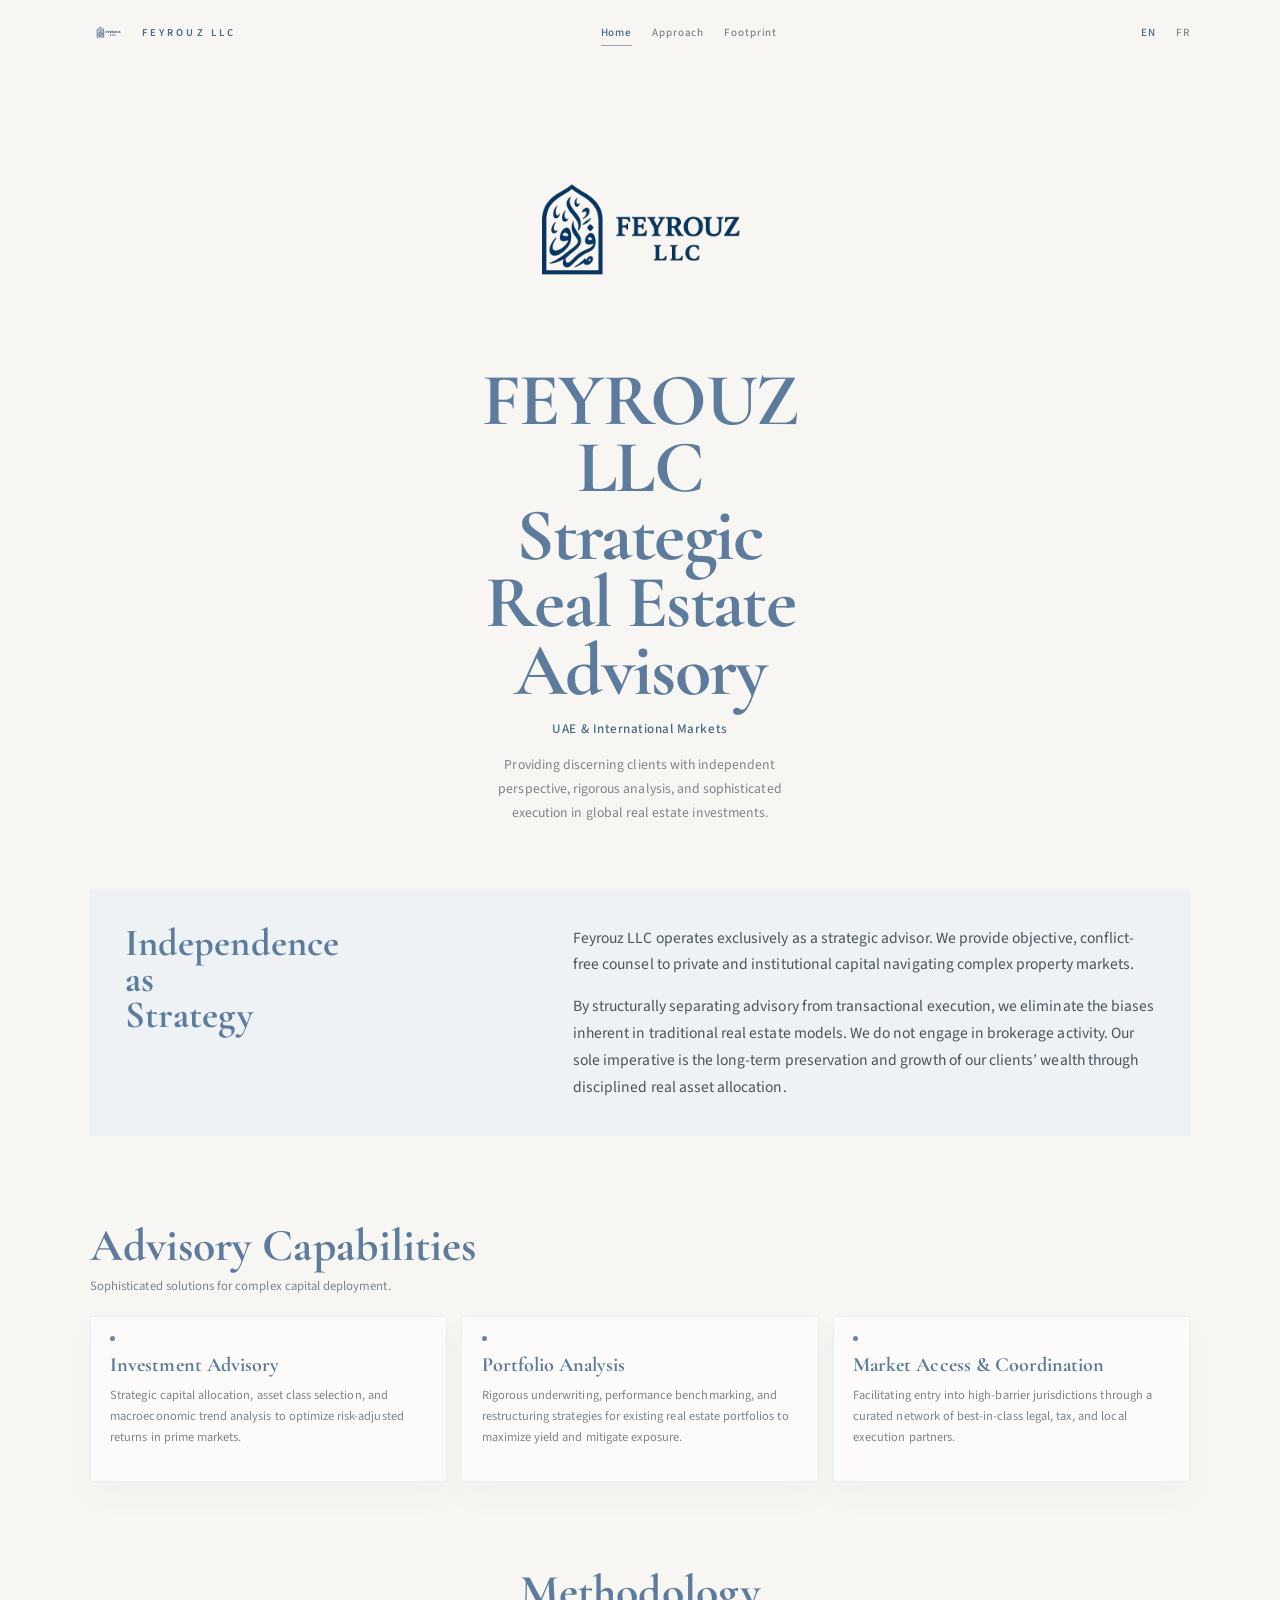
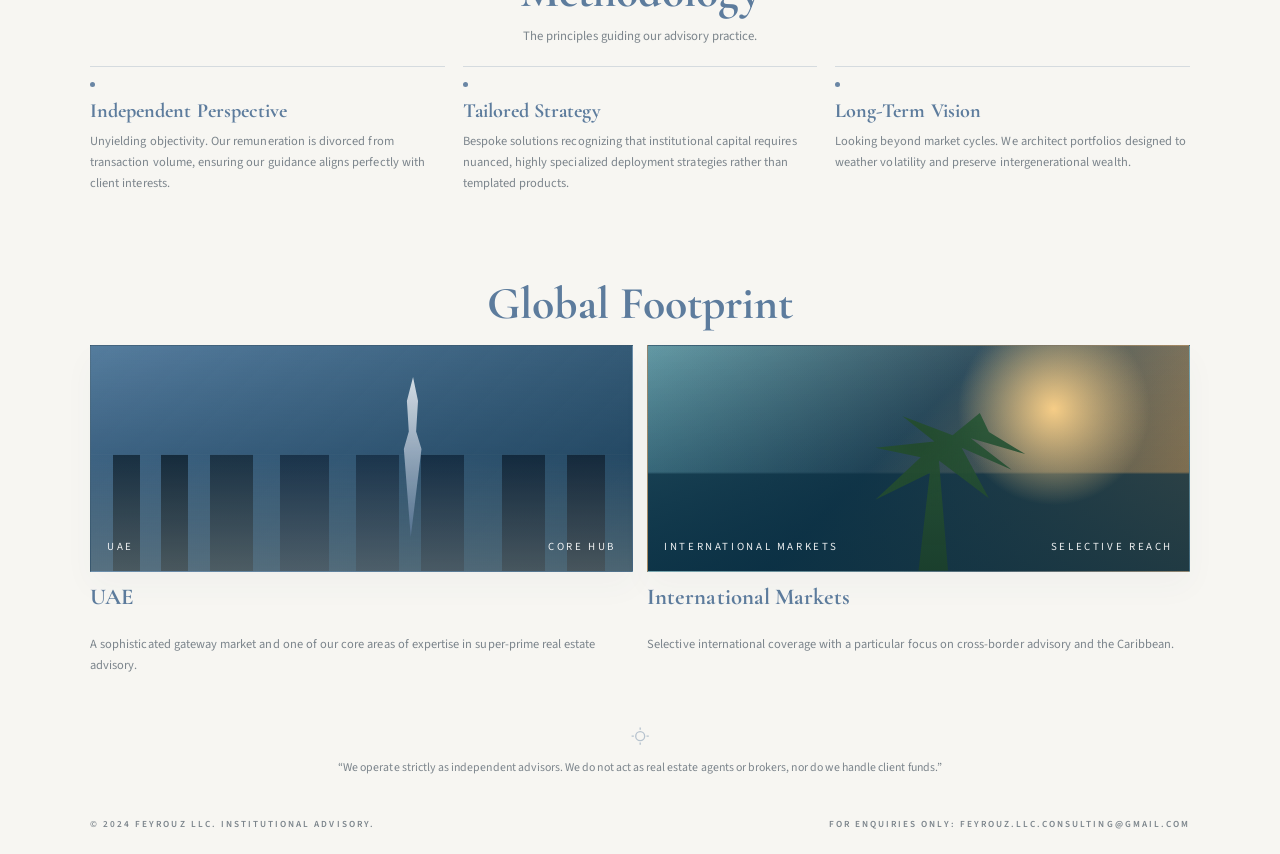
<file: index.html>
<!DOCTYPE html>
<html lang="en">
  <head>
    <meta charset="utf-8" />
    <meta name="viewport" content="width=device-width, initial-scale=1" />
    <title>FEYROUZ LLC | Strategic Real Estate Advisory</title>
    <meta
      name="description"
      content="Independent real estate advisory for the UAE and international markets, serving private and institutional capital with strategic perspective and disciplined analysis."
    />
    <link rel="stylesheet" href="/styles.css" />
  </head>
  <body class="page-home page-en">
    <div class="site-shell">
      <header class="site-header">
        <div class="container site-header__inner">
          <a class="brand" href="/index.html" aria-label="FEYROUZ LLC home">
            <img src="/logo.png" alt="FEYROUZ LLC logo" />
            <span class="brand__text">FEYROUZ LLC</span>
          </a>
          <nav class="site-nav" aria-label="Primary">
            <a href="/index.html" aria-current="page">Home</a>
            <a href="/approach.html">Approach</a>
            <a href="/footprint.html">Footprint</a>
          </nav>
          <div class="site-lang" aria-label="Language switch">
            <span class="is-current" aria-current="true">EN</span>
            <a href="/fr-index.html" lang="fr">FR</a>
          </div>
        </div>
      </header>

      <main class="site-main">
        <section class="hero hero--center">
          <div class="container-narrow">
            <img class="hero__mark" src="/logo.png" alt="Feyrouz LLC emblem" />
            <h1 class="hero__title">
              <span class="hero__title-line">FEYROUZ LLC</span>
              <span class="hero__title-line">Strategic Real Estate</span>
              <span class="hero__title-line">Advisory</span>
            </h1>
            <p class="hero__subtitle">UAE &amp; International Markets</p>
            <p class="hero__lead">
              Providing discerning clients with independent perspective, rigorous analysis,
              and sophisticated execution in global real estate investments.
            </p>
          </div>
        </section>

        <section class="section">
          <div class="container">
            <div class="split-panel">
              <h2 class="split-panel__title">Independence as Strategy</h2>
              <div>
                <p>
                  Feyrouz LLC operates exclusively as a strategic advisor. We provide
                  objective, conflict-free counsel to private and institutional capital
                  navigating complex property markets.
                </p>
                <p>
                  By structurally separating advisory from transactional execution, we
                  eliminate the biases inherent in traditional real estate models. We do
                  not engage in brokerage activity. Our sole imperative is the long-term
                  preservation and growth of our clients’ wealth through disciplined real
                  asset allocation.
                </p>
              </div>
            </div>
          </div>
        </section>

        <section class="section section--tight">
          <div class="container">
            <div class="section__heading">
              <h2 class="section__title">Advisory Capabilities</h2>
              <p class="section__subtitle">
                Sophisticated solutions for complex capital deployment.
              </p>
            </div>
            <div class="card-grid card-grid--3">
              <article class="card">
                <div class="card__icon" aria-hidden="true"></div>
                <h3 class="card__title">Investment Advisory</h3>
                <p class="card__body">
                  Strategic capital allocation, asset class selection, and macroeconomic
                  trend analysis to optimize risk-adjusted returns in prime markets.
                </p>
              </article>
              <article class="card">
                <div class="card__icon" aria-hidden="true"></div>
                <h3 class="card__title">Portfolio Analysis</h3>
                <p class="card__body">
                  Rigorous underwriting, performance benchmarking, and restructuring
                  strategies for existing real estate portfolios to maximize yield and
                  mitigate exposure.
                </p>
              </article>
              <article class="card">
                <div class="card__icon" aria-hidden="true"></div>
                <h3 class="card__title">Market Access &amp; Coordination</h3>
                <p class="card__body">
                  Facilitating entry into high-barrier jurisdictions through a curated
                  network of best-in-class legal, tax, and local execution partners.
                </p>
              </article>
            </div>
          </div>
        </section>

        <section class="section">
          <div class="container">
            <div class="section__heading section__heading--center methodology-heading">
              <h2 class="section__title">Methodology</h2>
              <p class="section__subtitle">
                The principles guiding our advisory practice.
              </p>
            </div>
            <div class="method-grid">
              <article class="method-item">
                <div class="card__icon" aria-hidden="true"></div>
                <h3 class="card__title">Independent Perspective</h3>
                <p class="card__body">
                  Unyielding objectivity. Our remuneration is divorced from transaction
                  volume, ensuring our guidance aligns perfectly with client interests.
                </p>
              </article>
              <article class="method-item">
                <div class="card__icon" aria-hidden="true"></div>
                <h3 class="card__title">Tailored Strategy</h3>
                <p class="card__body">
                  Bespoke solutions recognizing that institutional capital requires nuanced,
                  highly specialized deployment strategies rather than templated products.
                </p>
              </article>
              <article class="method-item">
                <div class="card__icon" aria-hidden="true"></div>
                <h3 class="card__title">Long-Term Vision</h3>
                <p class="card__body">
                  Looking beyond market cycles. We architect portfolios designed to weather
                  volatility and preserve intergenerational wealth.
                </p>
              </article>
            </div>
          </div>
        </section>

        <section class="section section--tight">
          <div class="container">
            <div class="section__heading section__heading--center">
              <h2 class="section__title">Global Footprint</h2>
            </div>
            <div class="visual-grid">
              <article class="visual-card">
                <div class="visual-card__art visual-card__art--dubai" aria-hidden="true">
                  <div class="visual-card__label">
                    <span>UAE</span>
                    <span>Core Hub</span>
                  </div>
                </div>
                <h3 class="visual-card__title">UAE</h3>
                <p class="card__body">
                  A sophisticated gateway market and one of our core areas of expertise in
                  super-prime real estate advisory.
                </p>
              </article>
              <article class="visual-card">
                <div
                  class="visual-card__art visual-card__art--caribbean"
                  aria-hidden="true"
                >
                  <div class="visual-card__label">
                    <span>International Markets</span>
                    <span>Selective Reach</span>
                  </div>
                </div>
                <h3 class="visual-card__title">International Markets</h3>
                <p class="card__body">
                  Selective international coverage with a particular focus on cross-border
                  advisory and the Caribbean.
                </p>
              </article>
            </div>
          </div>
        </section>

        <section class="section section--tight">
          <div class="container-narrow quote-block quote-block--home-disclaimer">
            <div class="quote-block__icon" aria-hidden="true">
              <svg viewBox="0 0 24 24" fill="none" stroke="currentColor" stroke-width="1.4">
                <circle cx="12" cy="12" r="4.8"></circle>
                <path d="M12 2.8v2.4M12 18.8v2.4M2.8 12h2.4M18.8 12h2.4"></path>
              </svg>
            </div>
            <p class="quote-block__small">
              “We operate strictly as independent advisors. We do not act as real estate
              agents or brokers, nor do we handle client funds.”
            </p>
          </div>
        </section>
      </main>

      <footer class="site-footer">
        <div class="container site-footer__inner">
          <span>© 2024 FEYROUZ LLC. INSTITUTIONAL ADVISORY.</span>
          <a href="mailto:feyrouz.llc.consulting@gmail.com"
            >FOR ENQUIRIES ONLY: FEYROUZ.LLC.CONSULTING@GMAIL.COM</a
          >
        </div>
      </footer>
    </div>
  </body>
</html>
</file>
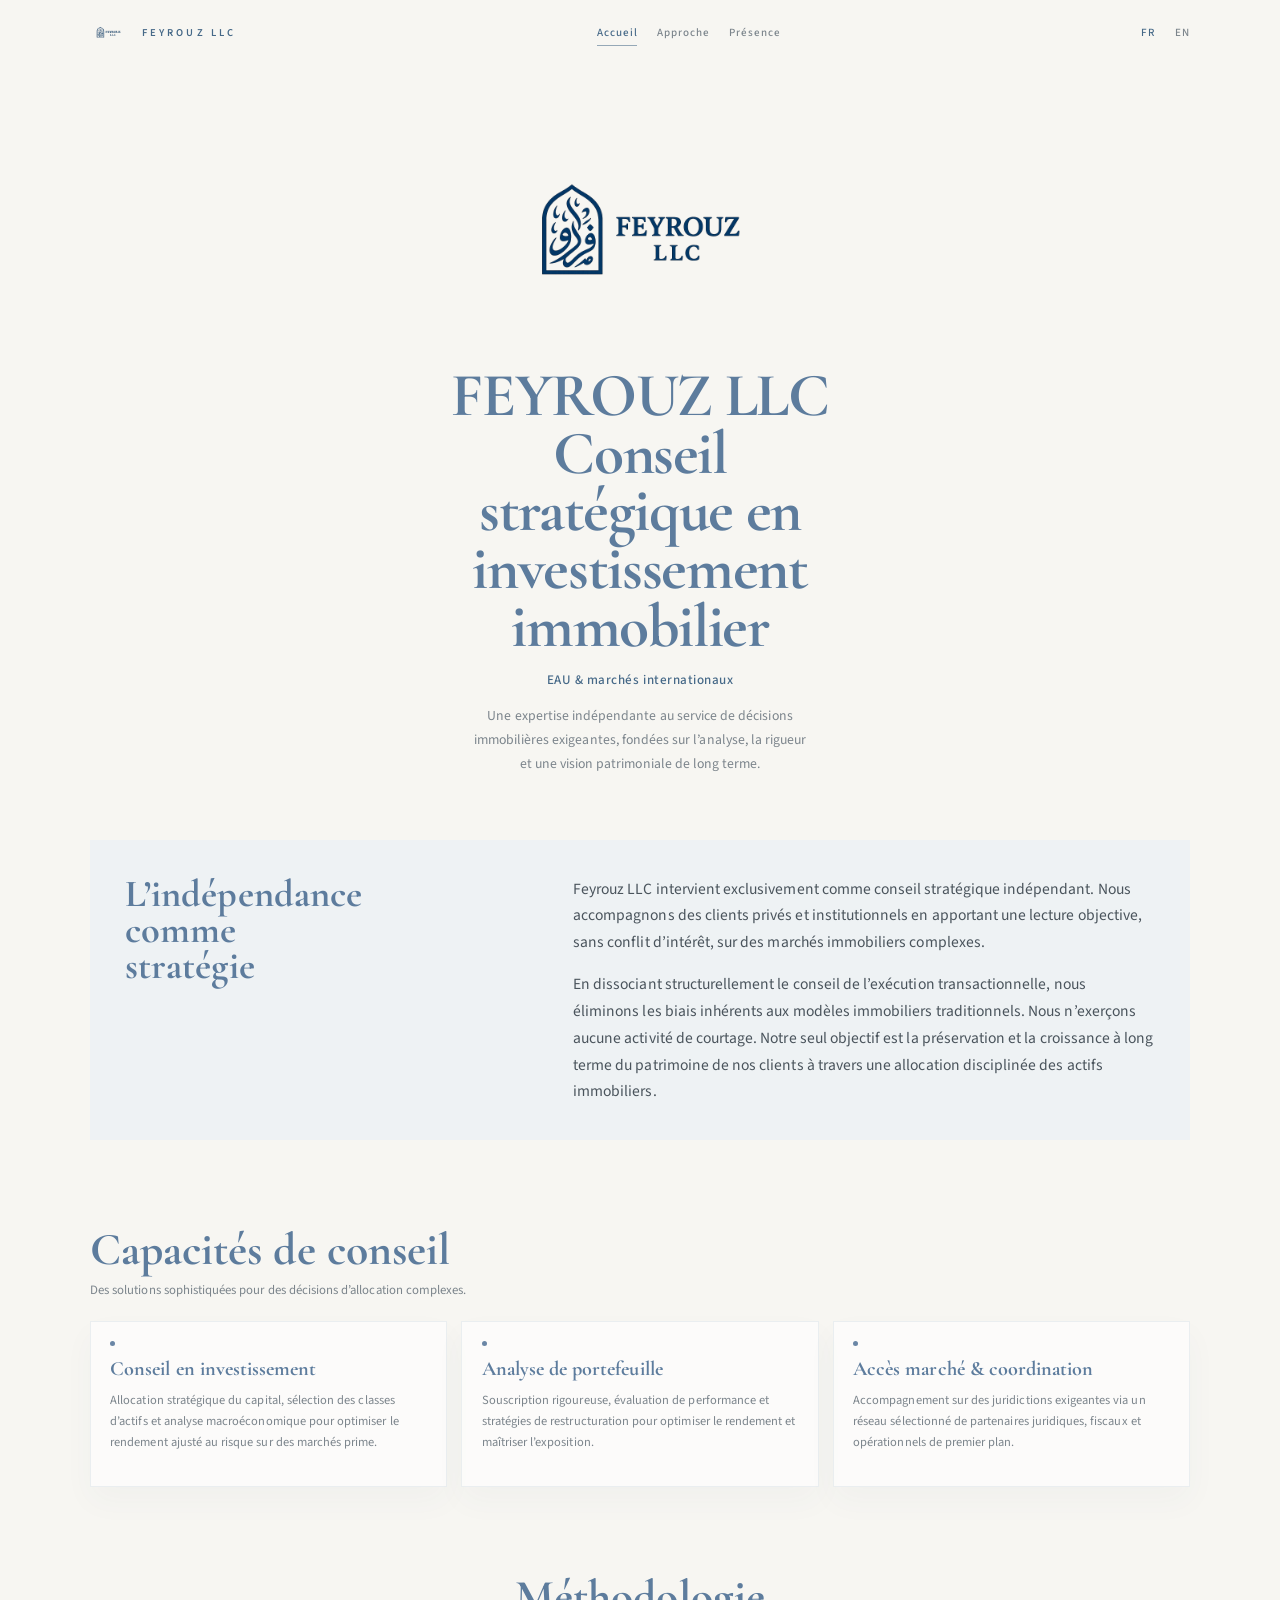
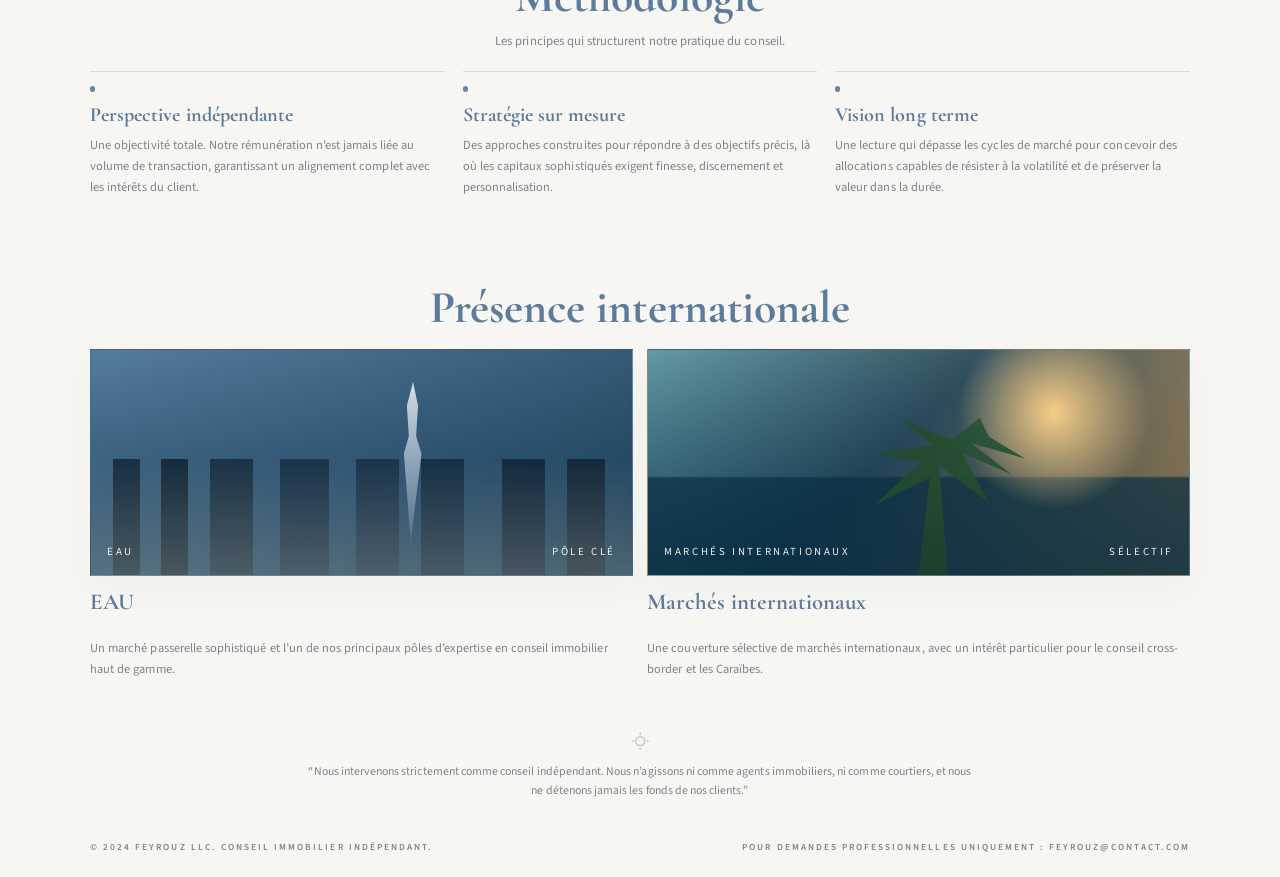
<file: Site Feyrouz LLC/fr/index.html>
<!DOCTYPE html>
<html lang="fr">
  <head>
    <meta charset="utf-8" />
    <meta name="viewport" content="width=device-width, initial-scale=1" />
    <title>FEYROUZ LLC | Conseil stratégique en investissement immobilier</title>
    <meta
      name="description"
      content="Conseil immobilier indépendant aux EAU et sur des marchés internationaux pour une clientèle privée et institutionnelle exigeante."
    />
    <link rel="stylesheet" href="/styles.css" />
  </head>
  <body class="page-home page-fr">
    <div class="site-shell">
      <header class="site-header">
        <div class="container site-header__inner">
          <a class="brand" href="/fr/index.html" aria-label="Accueil FEYROUZ LLC">
            <img src="/logo.png" alt="Logo FEYROUZ LLC" />
            <span class="brand__text">FEYROUZ LLC</span>
          </a>
          <nav class="site-nav" aria-label="Navigation principale">
            <a href="/fr/index.html" aria-current="page">Accueil</a>
            <a href="/fr/approach.html">Approche</a>
            <a href="/fr/footprint.html">Présence</a>
          </nav>
          <div class="site-lang" aria-label="Changement de langue">
            <span class="is-current" aria-current="true">FR</span>
            <a href="/index.html" lang="en">EN</a>
          </div>
        </div>
      </header>

      <main class="site-main">
        <section class="hero hero--center">
          <div class="container-narrow">
            <img class="hero__mark" src="/logo.png" alt="Emblème FEYROUZ LLC" />
            <h1 class="hero__title">
              <span class="hero__title-line">FEYROUZ LLC</span>
              <span class="hero__title-line">Conseil stratégique en</span>
              <span class="hero__title-line">investissement immobilier</span>
            </h1>
            <p class="hero__subtitle">EAU &amp; marchés internationaux</p>
            <p class="hero__lead">
              Une expertise indépendante au service de décisions immobilières exigeantes,
              fondées sur l’analyse, la rigueur et une vision patrimoniale de long terme.
            </p>
          </div>
        </section>

        <section class="section">
          <div class="container">
            <div class="split-panel">
              <h2 class="split-panel__title">L’indépendance comme stratégie</h2>
              <div>
                <p>
                  Feyrouz LLC intervient exclusivement comme conseil stratégique
                  indépendant. Nous accompagnons des clients privés et institutionnels en
                  apportant une lecture objective, sans conflit d’intérêt, sur des marchés
                  immobiliers complexes.
                </p>
                <p>
                  En dissociant structurellement le conseil de l’exécution transactionnelle,
                  nous éliminons les biais inhérents aux modèles immobiliers traditionnels.
                  Nous n’exerçons aucune activité de courtage. Notre seul objectif est la
                  préservation et la croissance à long terme du patrimoine de nos clients à
                  travers une allocation disciplinée des actifs immobiliers.
                </p>
              </div>
            </div>
          </div>
        </section>

        <section class="section section--tight">
          <div class="container">
            <div class="section__heading">
              <h2 class="section__title">Capacités de conseil</h2>
              <p class="section__subtitle">
                Des solutions sophistiquées pour des décisions d’allocation complexes.
              </p>
            </div>
            <div class="card-grid card-grid--3">
              <article class="card">
                <div class="card__icon" aria-hidden="true"></div>
                <h3 class="card__title">Conseil en investissement</h3>
                <p class="card__body">
                  Allocation stratégique du capital, sélection des classes d’actifs et
                  analyse macroéconomique pour optimiser le rendement ajusté au risque sur
                  des marchés prime.
                </p>
              </article>
              <article class="card">
                <div class="card__icon" aria-hidden="true"></div>
                <h3 class="card__title">Analyse de portefeuille</h3>
                <p class="card__body">
                  Souscription rigoureuse, évaluation de performance et stratégies de
                  restructuration pour optimiser le rendement et maîtriser l’exposition.
                </p>
              </article>
              <article class="card">
                <div class="card__icon" aria-hidden="true"></div>
                <h3 class="card__title">Accès marché &amp; coordination</h3>
                <p class="card__body">
                  Accompagnement sur des juridictions exigeantes via un réseau sélectionné
                  de partenaires juridiques, fiscaux et opérationnels de premier plan.
                </p>
              </article>
            </div>
          </div>
        </section>

        <section class="section">
          <div class="container">
            <div class="section__heading section__heading--center methodology-heading">
              <h2 class="section__title">Méthodologie</h2>
              <p class="section__subtitle">
                Les principes qui structurent notre pratique du conseil.
              </p>
            </div>
            <div class="method-grid">
              <article class="method-item">
                <div class="card__icon" aria-hidden="true"></div>
                <h3 class="card__title">Perspective indépendante</h3>
                <p class="card__body">
                  Une objectivité totale. Notre rémunération n’est jamais liée au volume de
                  transaction, garantissant un alignement complet avec les intérêts du
                  client.
                </p>
              </article>
              <article class="method-item">
                <div class="card__icon" aria-hidden="true"></div>
                <h3 class="card__title">Stratégie sur mesure</h3>
                <p class="card__body">
                  Des approches construites pour répondre à des objectifs précis, là où les
                  capitaux sophistiqués exigent finesse, discernement et personnalisation.
                </p>
              </article>
              <article class="method-item">
                <div class="card__icon" aria-hidden="true"></div>
                <h3 class="card__title">Vision long terme</h3>
                <p class="card__body">
                  Une lecture qui dépasse les cycles de marché pour concevoir des
                  allocations capables de résister à la volatilité et de préserver la
                  valeur dans la durée.
                </p>
              </article>
            </div>
          </div>
        </section>

        <section class="section section--tight">
          <div class="container">
            <div class="section__heading section__heading--center">
              <h2 class="section__title">Présence internationale</h2>
            </div>
            <div class="visual-grid">
              <article class="visual-card">
                <div class="visual-card__art visual-card__art--dubai" aria-hidden="true">
                  <div class="visual-card__label">
                    <span>EAU</span>
                    <span>Pôle clé</span>
                  </div>
                </div>
                <h3 class="visual-card__title">EAU</h3>
                <p class="card__body">
                  Un marché passerelle sophistiqué et l’un de nos principaux pôles
                  d’expertise en conseil immobilier haut de gamme.
                </p>
              </article>
              <article class="visual-card">
                <div
                  class="visual-card__art visual-card__art--caribbean"
                  aria-hidden="true"
                >
                  <div class="visual-card__label">
                    <span>Marchés internationaux</span>
                    <span>Sélectif</span>
                  </div>
                </div>
                <h3 class="visual-card__title">Marchés internationaux</h3>
                <p class="card__body">
                  Une couverture sélective de marchés internationaux, avec un intérêt
                  particulier pour le conseil cross-border et les Caraïbes.
                </p>
              </article>
            </div>
          </div>
        </section>

        <section class="section section--tight">
          <div class="container-narrow quote-block quote-block--home-disclaimer">
            <div class="quote-block__icon" aria-hidden="true">
              <svg viewBox="0 0 24 24" fill="none" stroke="currentColor" stroke-width="1.4">
                <circle cx="12" cy="12" r="4.8"></circle>
                <path d="M12 2.8v2.4M12 18.8v2.4M2.8 12h2.4M18.8 12h2.4"></path>
              </svg>
            </div>
            <p class="quote-block__small">
              “Nous intervenons strictement comme conseil indépendant. Nous n’agissons ni
              comme agents immobiliers, ni comme courtiers, et nous ne détenons jamais les
              fonds de nos clients.”
            </p>
          </div>
        </section>
      </main>

      <footer class="site-footer">
        <div class="container site-footer__inner">
          <span>© 2024 FEYROUZ LLC. CONSEIL IMMOBILIER INDÉPENDANT.</span>
          <a href="mailto:feyrouz@contact.com"
            >POUR DEMANDES PROFESSIONNELLES UNIQUEMENT : FEYROUZ@CONTACT.COM</a
          >
        </div>
      </footer>
    </div>
  </body>
</html>
</file>
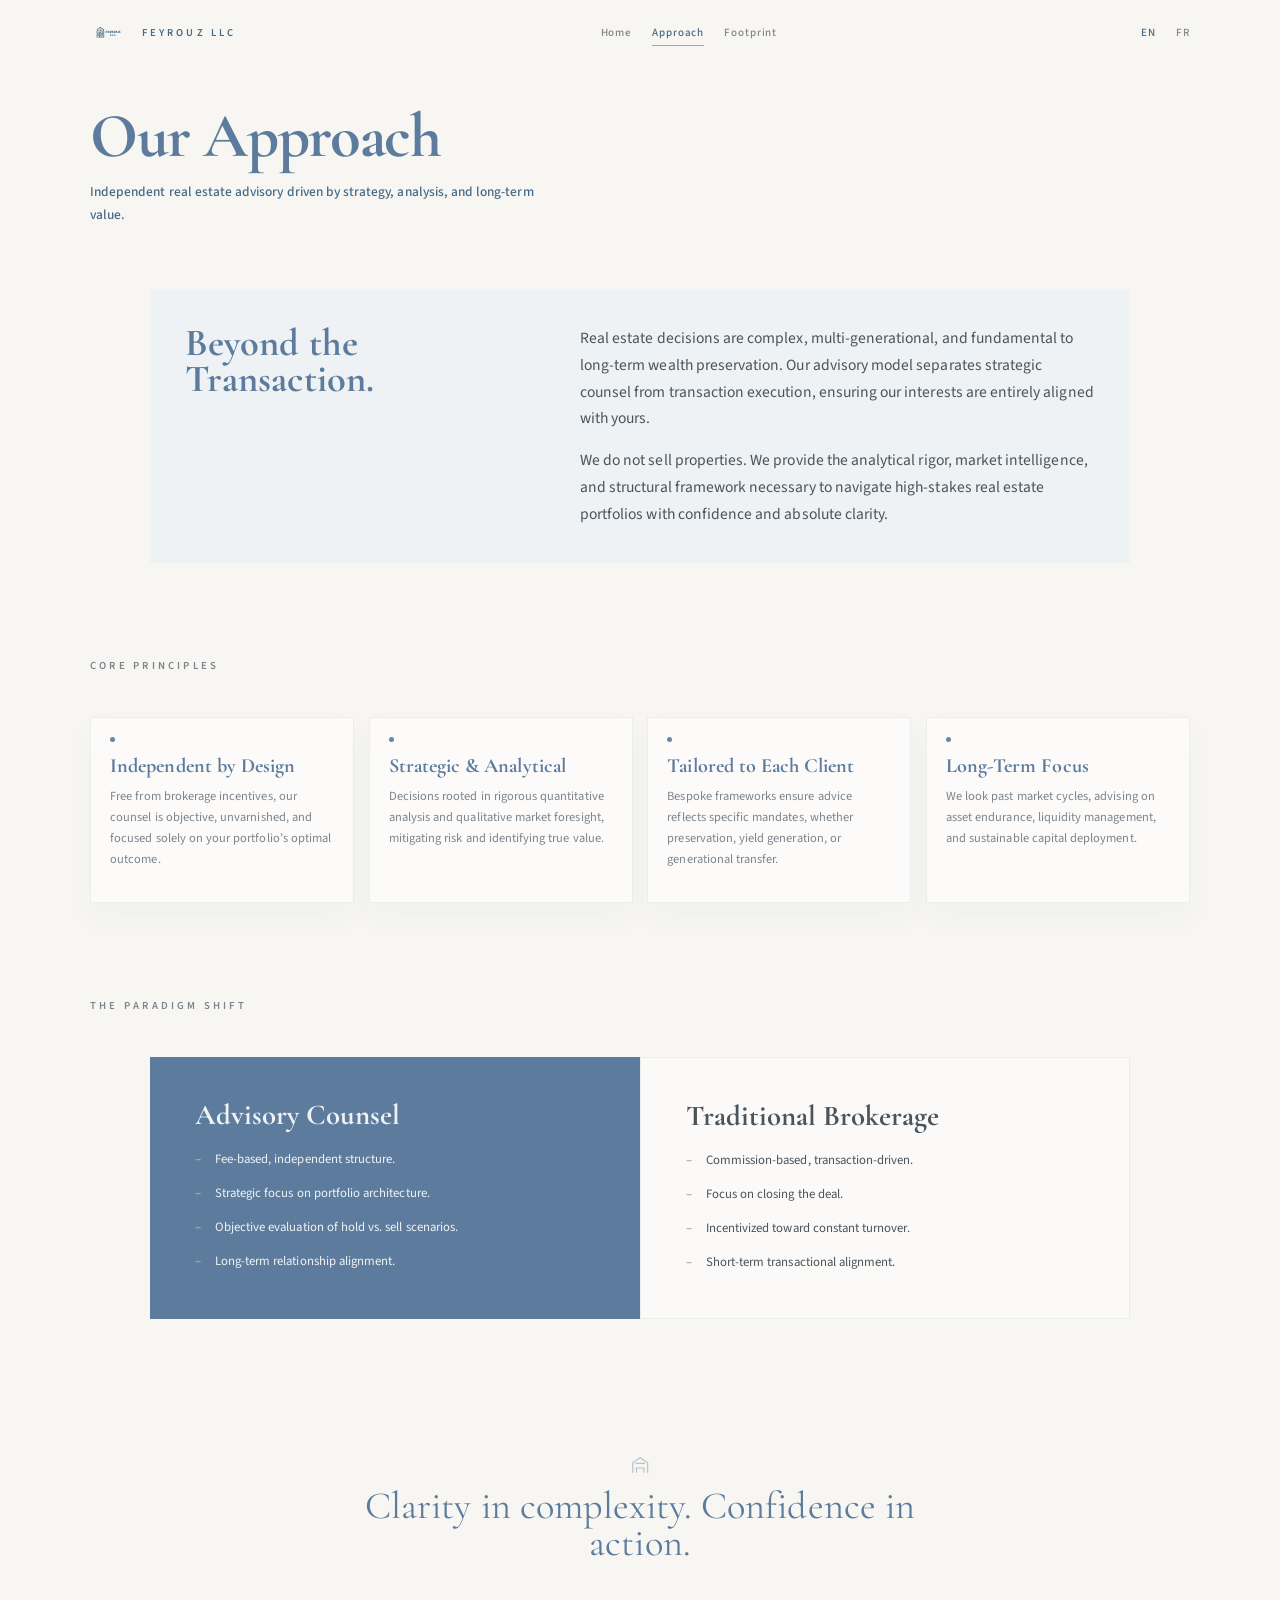
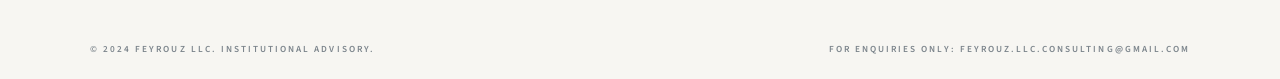
<file: approach.html>
<!DOCTYPE html>
<html lang="en">
  <head>
    <meta charset="utf-8" />
    <meta name="viewport" content="width=device-width, initial-scale=1" />
    <title>Our Approach | FEYROUZ LLC</title>
    <meta
      name="description"
      content="Discover the independent, strategic, and long-term real estate advisory methodology that defines FEYROUZ LLC."
    />
    <link rel="stylesheet" href="/styles.css" />
  </head>
  <body class="page-approach page-en">
    <div class="site-shell">
      <header class="site-header">
        <div class="container site-header__inner">
          <a class="brand" href="/index.html" aria-label="FEYROUZ LLC home">
            <img src="/logo.png" alt="FEYROUZ LLC logo" />
            <span class="brand__text">FEYROUZ LLC</span>
          </a>
          <nav class="site-nav" aria-label="Primary">
            <a href="/index.html">Home</a>
            <a href="/approach.html" aria-current="page">Approach</a>
            <a href="/footprint.html">Footprint</a>
          </nav>
          <div class="site-lang" aria-label="Language switch">
            <span class="is-current" aria-current="true">EN</span>
            <a href="/fr-approach.html" lang="fr">FR</a>
          </div>
        </div>
      </header>

      <main class="site-main">
        <section class="hero hero--left">
          <div class="container">
            <h1 class="hero__title">Our Approach</h1>
            <p class="hero__subtitle">
              Independent real estate advisory driven by strategy, analysis, and long-term
              value.
            </p>
          </div>
        </section>

        <section class="section">
          <div class="container">
            <div class="split-panel">
              <h2 class="split-panel__title">Beyond the Transaction.</h2>
              <div>
                <p>
                  Real estate decisions are complex, multi-generational, and fundamental to
                  long-term wealth preservation. Our advisory model separates strategic
                  counsel from transaction execution, ensuring our interests are entirely
                  aligned with yours.
                </p>
                <p>
                  We do not sell properties. We provide the analytical rigor, market
                  intelligence, and structural framework necessary to navigate high-stakes
                  real estate portfolios with confidence and absolute clarity.
                </p>
              </div>
            </div>
          </div>
        </section>

        <section class="section section--tight">
          <div class="container">
            <div class="section__heading">
              <span class="section__eyebrow">Core Principles</span>
            </div>
            <div class="card-grid card-grid--4">
              <article class="card">
                <div class="card__icon" aria-hidden="true"></div>
                <h2 class="card__title">Independent by Design</h2>
                <p class="card__body">
                  Free from brokerage incentives, our counsel is objective, unvarnished,
                  and focused solely on your portfolio’s optimal outcome.
                </p>
              </article>
              <article class="card">
                <div class="card__icon" aria-hidden="true"></div>
                <h2 class="card__title">Strategic &amp; Analytical</h2>
                <p class="card__body">
                  Decisions rooted in rigorous quantitative analysis and qualitative market
                  foresight, mitigating risk and identifying true value.
                </p>
              </article>
              <article class="card">
                <div class="card__icon" aria-hidden="true"></div>
                <h2 class="card__title">Tailored to Each Client</h2>
                <p class="card__body">
                  Bespoke frameworks ensure advice reflects specific mandates, whether
                  preservation, yield generation, or generational transfer.
                </p>
              </article>
              <article class="card">
                <div class="card__icon" aria-hidden="true"></div>
                <h2 class="card__title">Long-Term Focus</h2>
                <p class="card__body">
                  We look past market cycles, advising on asset endurance, liquidity
                  management, and sustainable capital deployment.
                </p>
              </article>
            </div>
          </div>
        </section>

        <section class="section">
          <div class="container">
            <div class="section__heading">
              <span class="section__eyebrow">The Paradigm Shift</span>
            </div>
            <div class="comparison-grid">
              <section class="comparison-panel comparison-panel--primary" aria-label="Advisory Counsel">
                <h2 class="comparison-panel__title">Advisory Counsel</h2>
                <ul class="comparison-list">
                  <li>Fee-based, independent structure.</li>
                  <li>Strategic focus on portfolio architecture.</li>
                  <li>Objective evaluation of hold vs. sell scenarios.</li>
                  <li>Long-term relationship alignment.</li>
                </ul>
              </section>
              <section
                class="comparison-panel comparison-panel--secondary"
                aria-label="Traditional Brokerage"
              >
                <h2 class="comparison-panel__title">Traditional Brokerage</h2>
                <ul class="comparison-list">
                  <li>Commission-based, transaction-driven.</li>
                  <li>Focus on closing the deal.</li>
                  <li>Incentivized toward constant turnover.</li>
                  <li>Short-term transactional alignment.</li>
                </ul>
              </section>
            </div>
          </div>
        </section>

        <section class="section">
          <div class="container-narrow quote-block">
            <div class="quote-block__icon" aria-hidden="true">
              <svg viewBox="0 0 24 24" fill="none" stroke="currentColor" stroke-width="1.3">
                <path d="M4 20V9.5L12 4l8 5.5V20"></path>
                <path d="M8 20v-5h8v5M7 10h10"></path>
              </svg>
            </div>
            <p class="quote-block__text">Clarity in complexity. Confidence in action.</p>
          </div>
        </section>
      </main>

      <footer class="site-footer">
        <div class="container site-footer__inner">
          <span>© 2024 FEYROUZ LLC. INSTITUTIONAL ADVISORY.</span>
          <a href="mailto:feyrouz.llc.consulting@gmail.com"
            >FOR ENQUIRIES ONLY: FEYROUZ.LLC.CONSULTING@GMAIL.COM</a
          >
        </div>
      </footer>
    </div>
  </body>
</html>
</file>
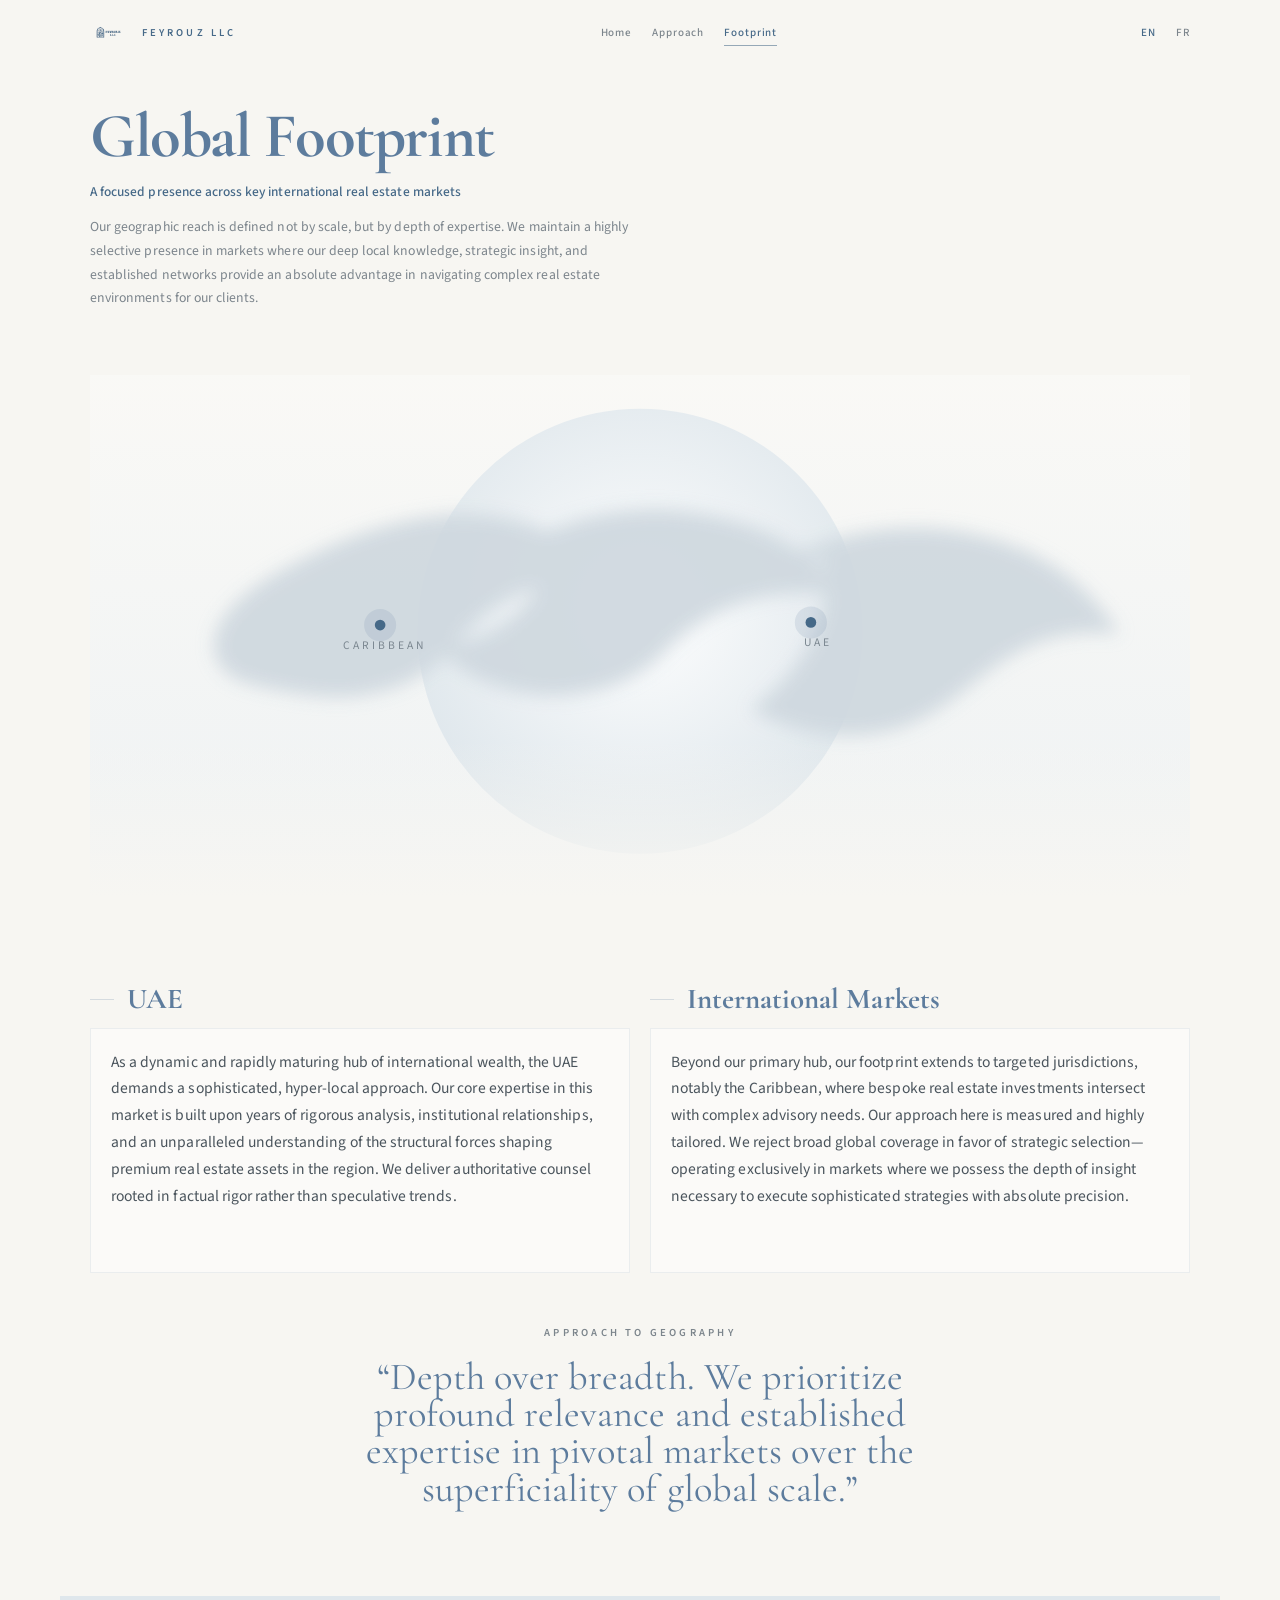
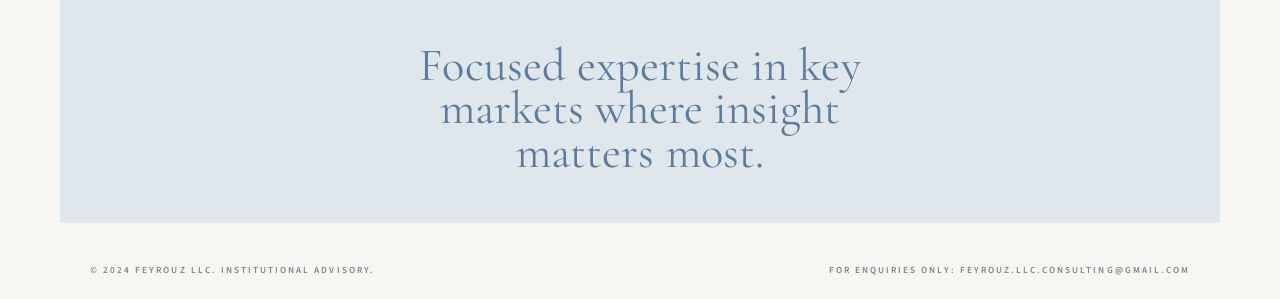
<file: footprint.html>
<!DOCTYPE html>
<html lang="en">
  <head>
    <meta charset="utf-8" />
    <meta name="viewport" content="width=device-width, initial-scale=1" />
    <title>Global Footprint | FEYROUZ LLC</title>
    <meta
      name="description"
      content="A focused international presence across the UAE and selected cross-border markets, guided by depth of expertise rather than scale."
    />
    <link rel="stylesheet" href="/styles.css" />
  </head>
  <body class="page-footprint page-en">
    <div class="site-shell">
      <header class="site-header">
        <div class="container site-header__inner">
          <a class="brand" href="/index.html" aria-label="FEYROUZ LLC home">
            <img src="/logo.png" alt="FEYROUZ LLC logo" />
            <span class="brand__text">FEYROUZ LLC</span>
          </a>
          <nav class="site-nav" aria-label="Primary">
            <a href="/index.html">Home</a>
            <a href="/approach.html">Approach</a>
            <a href="/footprint.html" aria-current="page">Footprint</a>
          </nav>
          <div class="site-lang" aria-label="Language switch">
            <span class="is-current" aria-current="true">EN</span>
            <a href="/fr-footprint.html" lang="fr">FR</a>
          </div>
        </div>
      </header>

      <main class="site-main">
        <section class="hero hero--left">
          <div class="container">
            <h1 class="hero__title">Global Footprint</h1>
            <p class="hero__subtitle">
              A focused presence across key international real estate markets
            </p>
            <p class="hero__lead">
              Our geographic reach is defined not by scale, but by depth of expertise. We
              maintain a highly selective presence in markets where our deep local
              knowledge, strategic insight, and established networks provide an absolute
              advantage in navigating complex real estate environments for our clients.
            </p>
          </div>
        </section>

        <section class="section">
          <div class="container">
            <div
              class="world-map"
              role="img"
              aria-label="Stylized world map highlighting the Caribbean and the UAE"
            >
              <svg viewBox="0 0 1200 540" aria-hidden="true">
                <defs>
                  <radialGradient id="glow" cx="50%" cy="45%" r="55%">
                    <stop offset="0%" stop-color="#ffffff" stop-opacity="0.9"></stop>
                    <stop offset="100%" stop-color="#dce5eb" stop-opacity="0.85"></stop>
                  </radialGradient>
                  <filter id="blur">
                    <feGaussianBlur stdDeviation="10"></feGaussianBlur>
                  </filter>
                </defs>
                <circle cx="600" cy="270" r="250" fill="url(#glow)"></circle>
                <g fill="#cfd8df" opacity="0.92" filter="url(#blur)">
                  <path d="M210 195c80-44 161-62 218-55 44 5 82 20 124 48-16 20-48 24-72 34-42 16-64 33-90 66-26 31-60 48-103 54-41 5-79-1-126-13-34-9-44-33-38-55 8-28 39-55 87-79z"></path>
                  <path d="M493 159c49-22 106-31 160-24 80 11 125 35 174 87-28 8-59 2-92 10-45 10-78 31-109 63-32 33-84 50-135 47-47-4-95-22-115-53 25-4 54-14 79-34 29-24 43-50 38-96z"></path>
                  <path d="M758 189c71-34 149-44 222-27 70 16 121 52 159 111-53-5-91 4-132 31-38 25-68 61-120 76-55 15-114 6-162-22 23-17 48-42 65-72 17-29 22-61 17-97 0 0-26-5-49 0z"></path>
                </g>
                <g>
                  <circle class="marker-ring" cx="308" cy="263" r="18"></circle>
                  <circle class="marker-core" cx="308" cy="263" r="6"></circle>
                  <text class="marker-label" x="266" y="290">CARIBBEAN</text>
                </g>
                <g>
                  <circle class="marker-ring" cx="792" cy="260" r="18"></circle>
                  <circle class="marker-core" cx="792" cy="260" r="6"></circle>
                  <text class="marker-label" x="784" y="287">UAE</text>
                </g>
              </svg>
            </div>
          </div>
        </section>

        <section class="section section--tight">
          <div class="container">
            <div class="market-grid">
              <section class="market-column">
                <h2 class="market-column__title">UAE</h2>
                <div class="market-column__card">
                  <p>
                    As a dynamic and rapidly maturing hub of international wealth, the UAE
                    demands a sophisticated, hyper-local approach. Our core expertise in
                    this market is built upon years of rigorous analysis, institutional
                    relationships, and an unparalleled understanding of the structural
                    forces shaping premium real estate assets in the region. We deliver
                    authoritative counsel rooted in factual rigor rather than speculative
                    trends.
                  </p>
                </div>
              </section>
              <section class="market-column">
                <h2 class="market-column__title">International Markets</h2>
                <div class="market-column__card">
                  <p>
                    Beyond our primary hub, our footprint extends to targeted jurisdictions,
                    notably the Caribbean, where bespoke real estate investments intersect
                    with complex advisory needs. Our approach here is measured and highly
                    tailored. We reject broad global coverage in favor of strategic
                    selection—operating exclusively in markets where we possess the depth
                    of insight necessary to execute sophisticated strategies with absolute
                    precision.
                  </p>
                </div>
              </section>
            </div>
          </div>
        </section>

        <section class="section">
          <div class="container-narrow quote-block">
            <span class="section__eyebrow">Approach to Geography</span>
            <p class="quote-block__text">
              “Depth over breadth. We prioritize profound relevance and established
              expertise in pivotal markets over the superficiality of global scale.”
            </p>
          </div>
        </section>

        <section class="section section--tight">
          <div class="container-wide">
            <div class="closing-banner">
              <p class="closing-banner__text">
                Focused expertise in key markets where insight matters most.
              </p>
            </div>
          </div>
        </section>
      </main>

      <footer class="site-footer">
        <div class="container site-footer__inner">
          <span>© 2024 FEYROUZ LLC. INSTITUTIONAL ADVISORY.</span>
          <a href="mailto:feyrouz.llc.consulting@gmail.com"
            >FOR ENQUIRIES ONLY: FEYROUZ.LLC.CONSULTING@GMAIL.COM</a
          >
        </div>
      </footer>
    </div>
  </body>
</html>
</file>
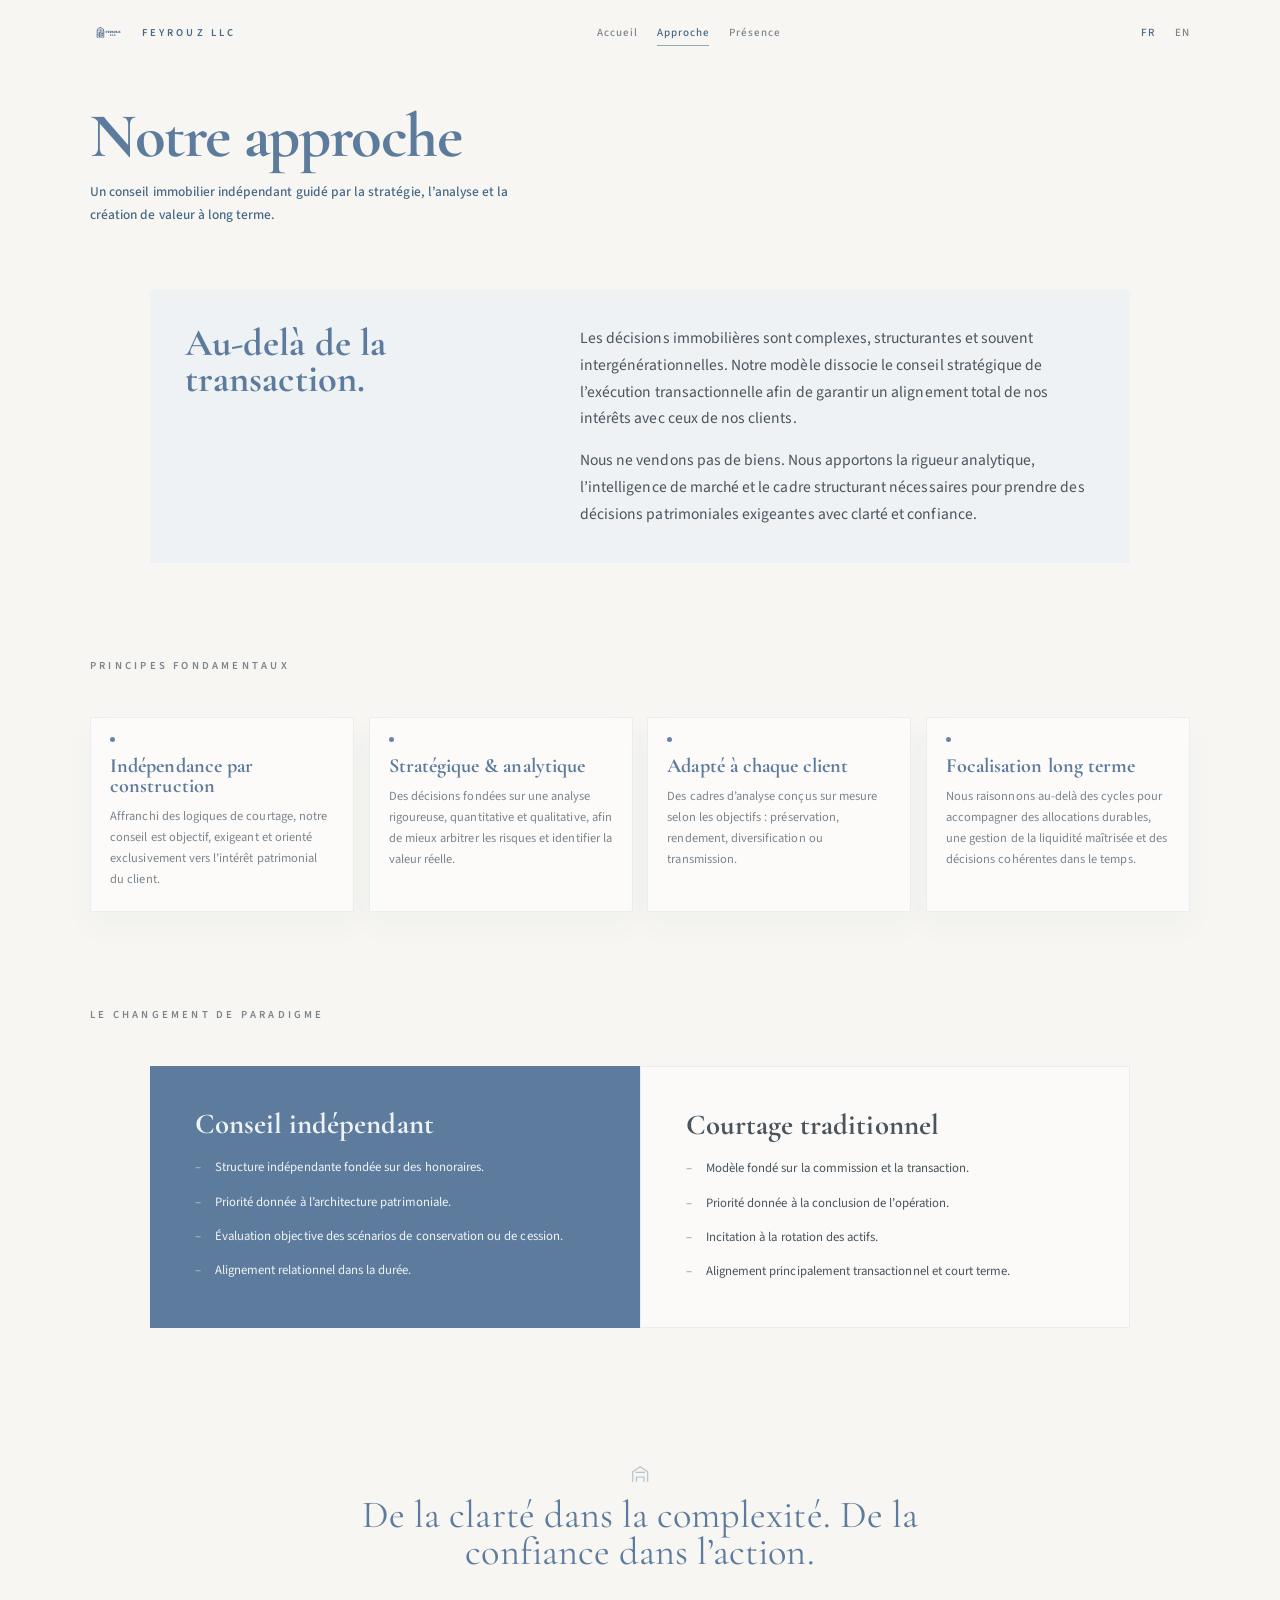
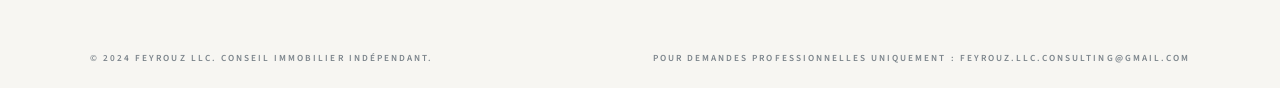
<file: fr-approach.html>
<!DOCTYPE html>
<html lang="fr">
  <head>
    <meta charset="utf-8" />
    <meta name="viewport" content="width=device-width, initial-scale=1" />
    <title>Notre approche | FEYROUZ LLC</title>
    <meta
      name="description"
      content="Une approche indépendante, stratégique et analytique du conseil immobilier, pensée pour la création de valeur à long terme."
    />
    <link rel="stylesheet" href="/styles.css" />
  </head>
  <body class="page-approach page-fr">
    <div class="site-shell">
      <header class="site-header">
        <div class="container site-header__inner">
          <a class="brand" href="/fr-index.html" aria-label="Accueil FEYROUZ LLC">
            <img src="/logo.png" alt="Logo FEYROUZ LLC" />
            <span class="brand__text">FEYROUZ LLC</span>
          </a>
          <nav class="site-nav" aria-label="Navigation principale">
            <a href="/fr-index.html">Accueil</a>
            <a href="/fr-approach.html" aria-current="page">Approche</a>
            <a href="/fr-footprint.html">Présence</a>
          </nav>
          <div class="site-lang" aria-label="Changement de langue">
            <span class="is-current" aria-current="true">FR</span>
            <a href="/approach.html" lang="en">EN</a>
          </div>
        </div>
      </header>

      <main class="site-main">
        <section class="hero hero--left">
          <div class="container">
            <h1 class="hero__title">Notre approche</h1>
            <p class="hero__subtitle">
              Un conseil immobilier indépendant guidé par la stratégie, l’analyse et la
              création de valeur à long terme.
            </p>
          </div>
        </section>

        <section class="section">
          <div class="container">
            <div class="split-panel">
              <h2 class="split-panel__title">Au-delà de la transaction.</h2>
              <div>
                <p>
                  Les décisions immobilières sont complexes, structurantes et souvent
                  intergénérationnelles. Notre modèle dissocie le conseil stratégique de
                  l’exécution transactionnelle afin de garantir un alignement total de nos
                  intérêts avec ceux de nos clients.
                </p>
                <p>
                  Nous ne vendons pas de biens. Nous apportons la rigueur analytique,
                  l’intelligence de marché et le cadre structurant nécessaires pour prendre
                  des décisions patrimoniales exigeantes avec clarté et confiance.
                </p>
              </div>
            </div>
          </div>
        </section>

        <section class="section section--tight">
          <div class="container">
            <div class="section__heading">
              <span class="section__eyebrow">Principes fondamentaux</span>
            </div>
            <div class="card-grid card-grid--4">
              <article class="card">
                <div class="card__icon" aria-hidden="true"></div>
                <h2 class="card__title">Indépendance par construction</h2>
                <p class="card__body">
                  Affranchi des logiques de courtage, notre conseil est objectif, exigeant
                  et orienté exclusivement vers l’intérêt patrimonial du client.
                </p>
              </article>
              <article class="card">
                <div class="card__icon" aria-hidden="true"></div>
                <h2 class="card__title">Stratégique &amp; analytique</h2>
                <p class="card__body">
                  Des décisions fondées sur une analyse rigoureuse, quantitative et
                  qualitative, afin de mieux arbitrer les risques et identifier la valeur
                  réelle.
                </p>
              </article>
              <article class="card">
                <div class="card__icon" aria-hidden="true"></div>
                <h2 class="card__title">Adapté à chaque client</h2>
                <p class="card__body">
                  Des cadres d’analyse conçus sur mesure selon les objectifs : préservation,
                  rendement, diversification ou transmission.
                </p>
              </article>
              <article class="card">
                <div class="card__icon" aria-hidden="true"></div>
                <h2 class="card__title">Focalisation long terme</h2>
                <p class="card__body">
                  Nous raisonnons au-delà des cycles pour accompagner des allocations
                  durables, une gestion de la liquidité maîtrisée et des décisions
                  cohérentes dans le temps.
                </p>
              </article>
            </div>
          </div>
        </section>

        <section class="section">
          <div class="container">
            <div class="section__heading">
              <span class="section__eyebrow">Le changement de paradigme</span>
            </div>
            <div class="comparison-grid">
              <section
                class="comparison-panel comparison-panel--primary"
                aria-label="Conseil indépendant"
              >
                <h2 class="comparison-panel__title">Conseil indépendant</h2>
                <ul class="comparison-list">
                  <li>Structure indépendante fondée sur des honoraires.</li>
                  <li>Priorité donnée à l’architecture patrimoniale.</li>
                  <li>Évaluation objective des scénarios de conservation ou de cession.</li>
                  <li>Alignement relationnel dans la durée.</li>
                </ul>
              </section>
              <section
                class="comparison-panel comparison-panel--secondary"
                aria-label="Courtage traditionnel"
              >
                <h2 class="comparison-panel__title">Courtage traditionnel</h2>
                <ul class="comparison-list">
                  <li>Modèle fondé sur la commission et la transaction.</li>
                  <li>Priorité donnée à la conclusion de l’opération.</li>
                  <li>Incitation à la rotation des actifs.</li>
                  <li>Alignement principalement transactionnel et court terme.</li>
                </ul>
              </section>
            </div>
          </div>
        </section>

        <section class="section">
          <div class="container-narrow quote-block">
            <div class="quote-block__icon" aria-hidden="true">
              <svg viewBox="0 0 24 24" fill="none" stroke="currentColor" stroke-width="1.3">
                <path d="M4 20V9.5L12 4l8 5.5V20"></path>
                <path d="M8 20v-5h8v5M7 10h10"></path>
              </svg>
            </div>
            <p class="quote-block__text">
              De la clarté dans la complexité. De la confiance dans l’action.
            </p>
          </div>
        </section>
      </main>

      <footer class="site-footer">
        <div class="container site-footer__inner">
          <span>© 2024 FEYROUZ LLC. CONSEIL IMMOBILIER INDÉPENDANT.</span>
          <a href="mailto:feyrouz.llc.consulting@gmail.com"
            >POUR DEMANDES PROFESSIONNELLES UNIQUEMENT :
            FEYROUZ.LLC.CONSULTING@GMAIL.COM</a
          >
        </div>
      </footer>
    </div>
  </body>
</html>
</file>
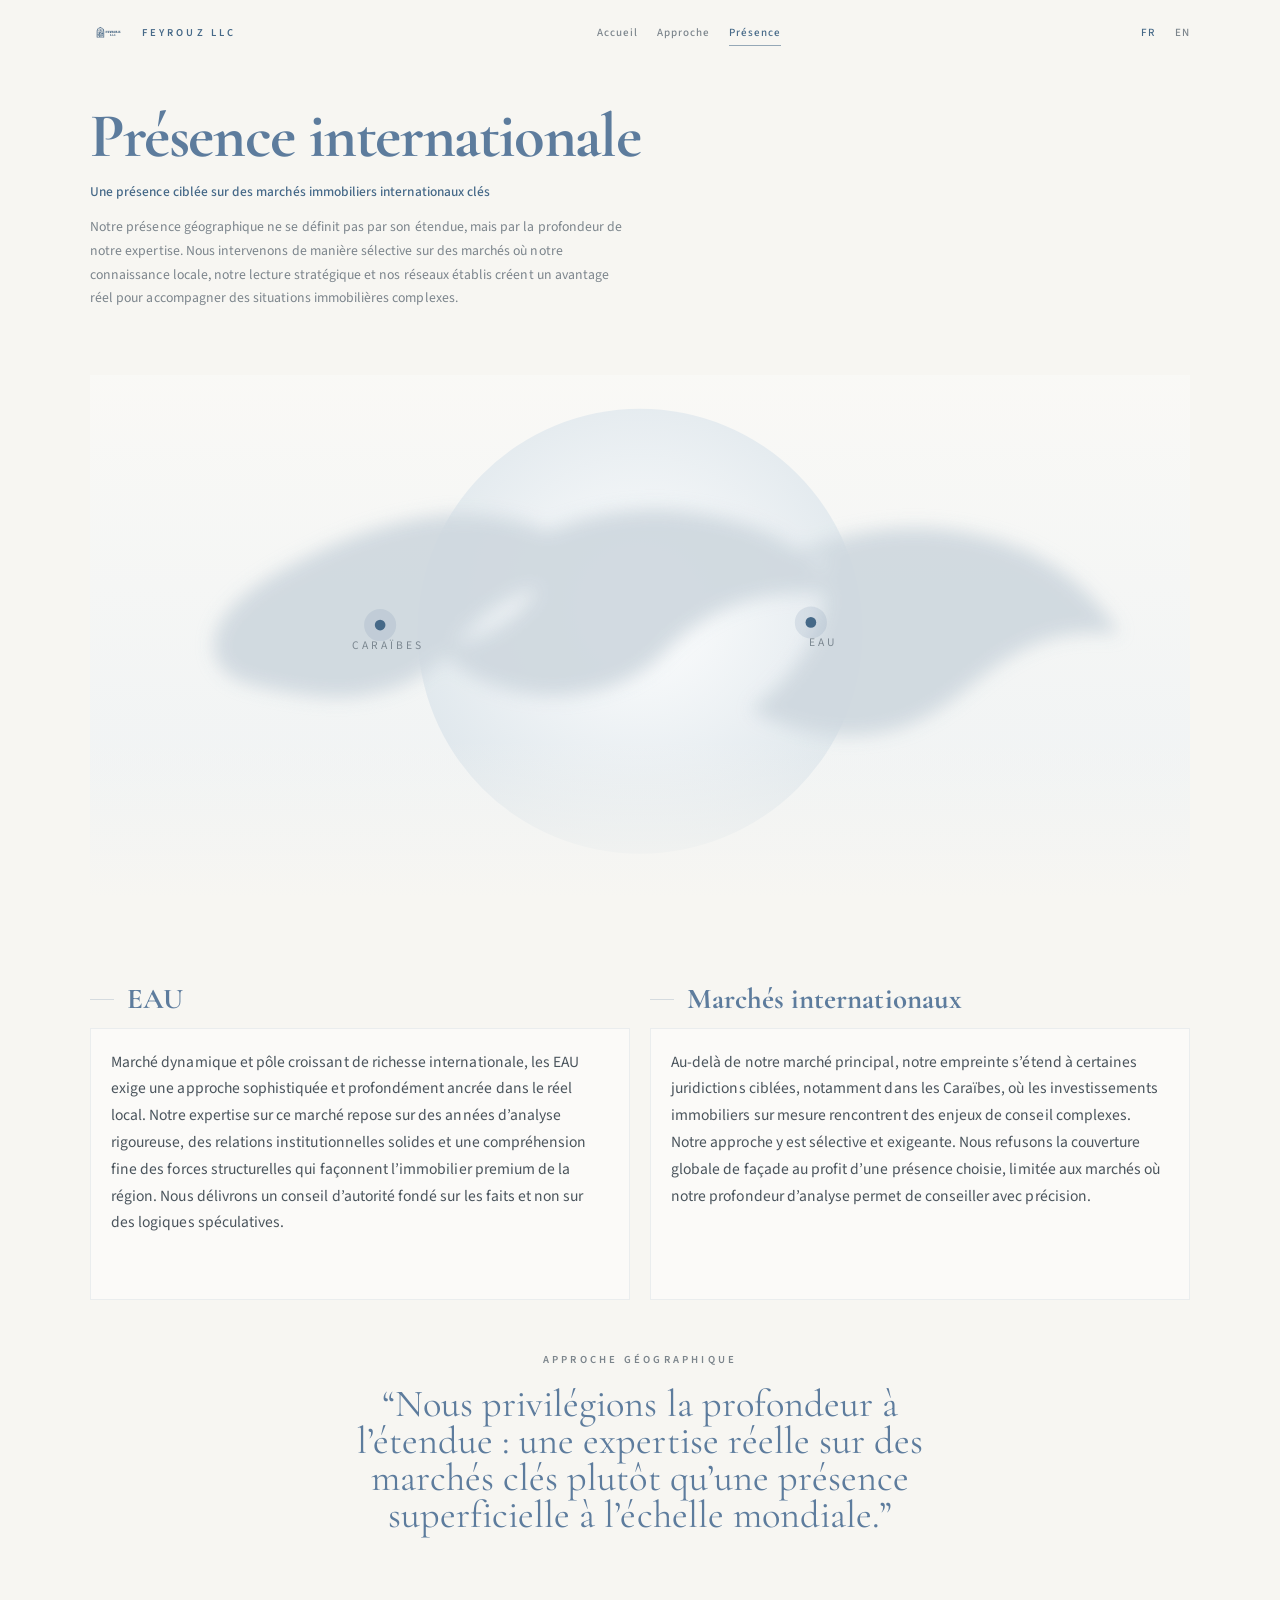
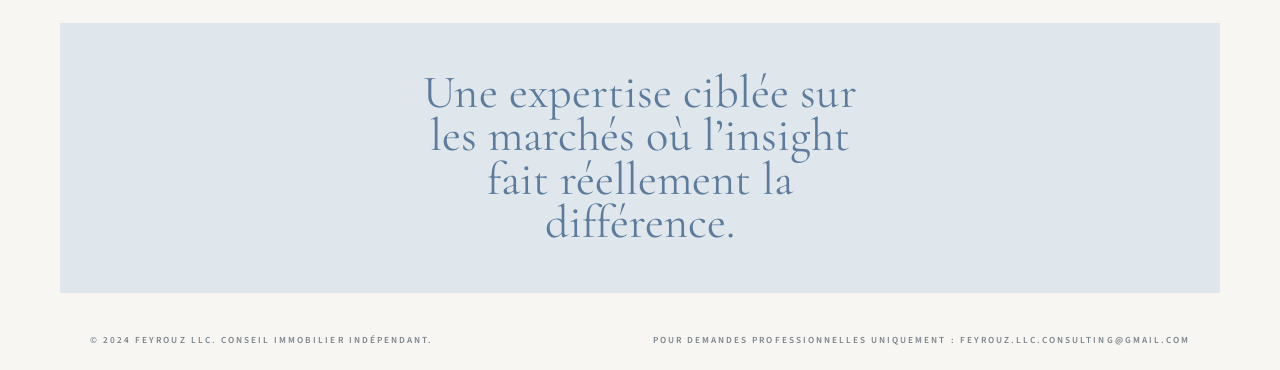
<file: fr-footprint.html>
<!DOCTYPE html>
<html lang="fr">
  <head>
    <meta charset="utf-8" />
    <meta name="viewport" content="width=device-width, initial-scale=1" />
    <title>Présence internationale | FEYROUZ LLC</title>
    <meta
      name="description"
      content="Une présence ciblée sur les EAU et certains marchés internationaux où la profondeur d’analyse crée un véritable avantage de conseil."
    />
    <link rel="stylesheet" href="/styles.css" />
  </head>
  <body class="page-footprint page-fr">
    <div class="site-shell">
      <header class="site-header">
        <div class="container site-header__inner">
          <a class="brand" href="/fr-index.html" aria-label="Accueil FEYROUZ LLC">
            <img src="/logo.png" alt="Logo FEYROUZ LLC" />
            <span class="brand__text">FEYROUZ LLC</span>
          </a>
          <nav class="site-nav" aria-label="Navigation principale">
            <a href="/fr-index.html">Accueil</a>
            <a href="/fr-approach.html">Approche</a>
            <a href="/fr-footprint.html" aria-current="page">Présence</a>
          </nav>
          <div class="site-lang" aria-label="Changement de langue">
            <span class="is-current" aria-current="true">FR</span>
            <a href="/footprint.html" lang="en">EN</a>
          </div>
        </div>
      </header>

      <main class="site-main">
        <section class="hero hero--left">
          <div class="container">
            <h1 class="hero__title">Présence internationale</h1>
            <p class="hero__subtitle">
              Une présence ciblée sur des marchés immobiliers internationaux clés
            </p>
            <p class="hero__lead">
              Notre présence géographique ne se définit pas par son étendue, mais par la
              profondeur de notre expertise. Nous intervenons de manière sélective sur des
              marchés où notre connaissance locale, notre lecture stratégique et nos réseaux
              établis créent un avantage réel pour accompagner des situations immobilières
              complexes.
            </p>
          </div>
        </section>

        <section class="section">
          <div class="container">
            <div
              class="world-map"
              role="img"
              aria-label="Carte du monde stylisée mettant en avant les Caraïbes et les EAU"
            >
              <svg viewBox="0 0 1200 540" aria-hidden="true">
                <defs>
                  <radialGradient id="glow-fr" cx="50%" cy="45%" r="55%">
                    <stop offset="0%" stop-color="#ffffff" stop-opacity="0.9"></stop>
                    <stop offset="100%" stop-color="#dce5eb" stop-opacity="0.85"></stop>
                  </radialGradient>
                  <filter id="blur-fr">
                    <feGaussianBlur stdDeviation="10"></feGaussianBlur>
                  </filter>
                </defs>
                <circle cx="600" cy="270" r="250" fill="url(#glow-fr)"></circle>
                <g fill="#cfd8df" opacity="0.92" filter="url(#blur-fr)">
                  <path d="M210 195c80-44 161-62 218-55 44 5 82 20 124 48-16 20-48 24-72 34-42 16-64 33-90 66-26 31-60 48-103 54-41 5-79-1-126-13-34-9-44-33-38-55 8-28 39-55 87-79z"></path>
                  <path d="M493 159c49-22 106-31 160-24 80 11 125 35 174 87-28 8-59 2-92 10-45 10-78 31-109 63-32 33-84 50-135 47-47-4-95-22-115-53 25-4 54-14 79-34 29-24 43-50 38-96z"></path>
                  <path d="M758 189c71-34 149-44 222-27 70 16 121 52 159 111-53-5-91 4-132 31-38 25-68 61-120 76-55 15-114 6-162-22 23-17 48-42 65-72 17-29 22-61 17-97 0 0-26-5-49 0z"></path>
                </g>
                <g>
                  <circle class="marker-ring" cx="308" cy="263" r="18"></circle>
                  <circle class="marker-core" cx="308" cy="263" r="6"></circle>
                  <text class="marker-label" x="276" y="290">CARAÏBES</text>
                </g>
                <g>
                  <circle class="marker-ring" cx="792" cy="260" r="18"></circle>
                  <circle class="marker-core" cx="792" cy="260" r="6"></circle>
                  <text class="marker-label" x="790" y="287">EAU</text>
                </g>
              </svg>
            </div>
          </div>
        </section>

        <section class="section section--tight">
          <div class="container">
            <div class="market-grid">
              <section class="market-column">
                <h2 class="market-column__title">EAU</h2>
                <div class="market-column__card">
                  <p>
                    Marché dynamique et pôle croissant de richesse internationale, les EAU
                    exige une approche sophistiquée et profondément ancrée dans le réel
                    local. Notre expertise sur ce marché repose sur des années d’analyse
                    rigoureuse, des relations institutionnelles solides et une compréhension
                    fine des forces structurelles qui façonnent l’immobilier premium de la
                    région. Nous délivrons un conseil d’autorité fondé sur les faits et non
                    sur des logiques spéculatives.
                  </p>
                </div>
              </section>
              <section class="market-column">
                <h2 class="market-column__title">Marchés internationaux</h2>
                <div class="market-column__card">
                  <p>
                    Au-delà de notre marché principal, notre empreinte s’étend à certaines
                    juridictions ciblées, notamment dans les Caraïbes, où les investissements
                    immobiliers sur mesure rencontrent des enjeux de conseil complexes.
                    Notre approche y est sélective et exigeante. Nous refusons la couverture
                    globale de façade au profit d’une présence choisie, limitée aux marchés
                    où notre profondeur d’analyse permet de conseiller avec précision.
                  </p>
                </div>
              </section>
            </div>
          </div>
        </section>

        <section class="section">
          <div class="container-narrow quote-block">
            <span class="section__eyebrow">Approche géographique</span>
            <p class="quote-block__text">
              “Nous privilégions la profondeur à l’étendue : une expertise réelle sur des
              marchés clés plutôt qu’une présence superficielle à l’échelle mondiale.”
            </p>
          </div>
        </section>

        <section class="section section--tight">
          <div class="container-wide">
            <div class="closing-banner">
              <p class="closing-banner__text">
                Une expertise ciblée sur les marchés où l’insight fait réellement la
                différence.
              </p>
            </div>
          </div>
        </section>
      </main>

      <footer class="site-footer">
        <div class="container site-footer__inner">
          <span>© 2024 FEYROUZ LLC. CONSEIL IMMOBILIER INDÉPENDANT.</span>
          <a href="mailto:feyrouz.llc.consulting@gmail.com"
            >POUR DEMANDES PROFESSIONNELLES UNIQUEMENT :
            FEYROUZ.LLC.CONSULTING@GMAIL.COM</a
          >
        </div>
      </footer>
    </div>
  </body>
</html>
</file>
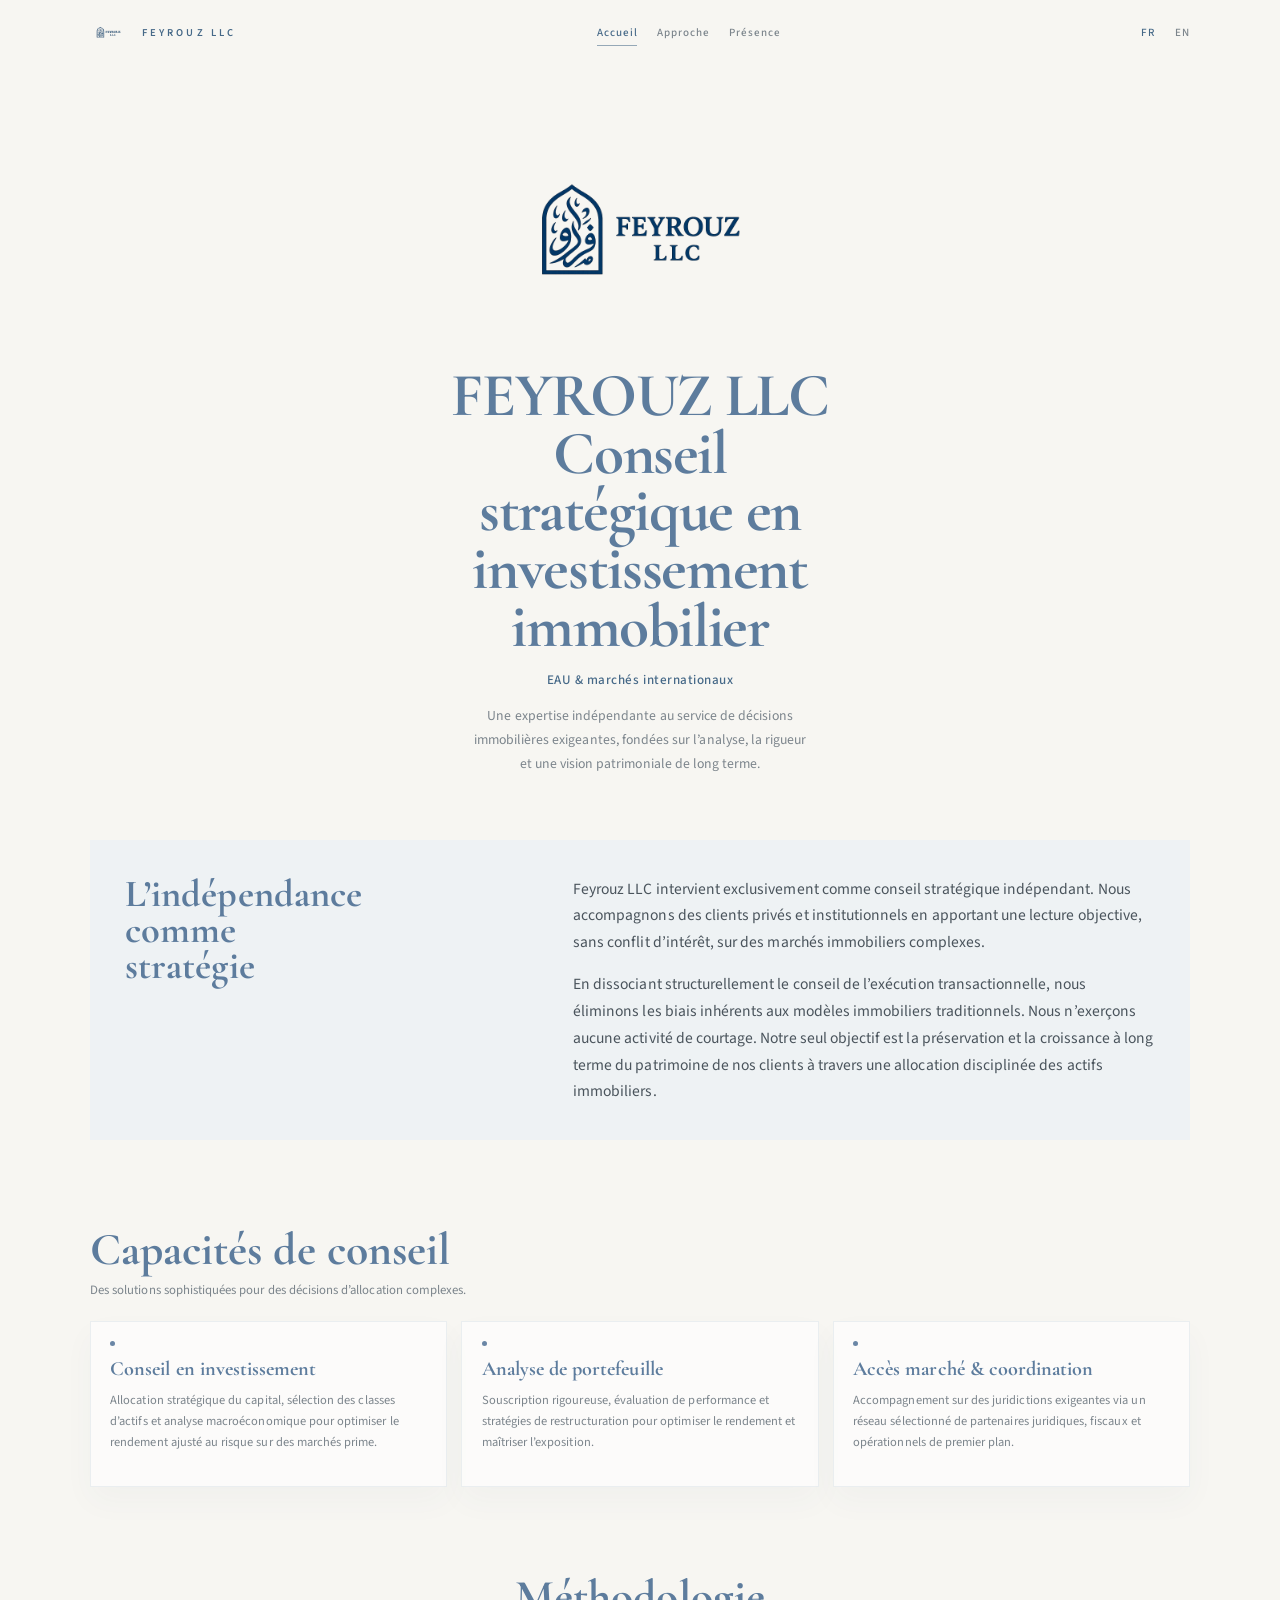
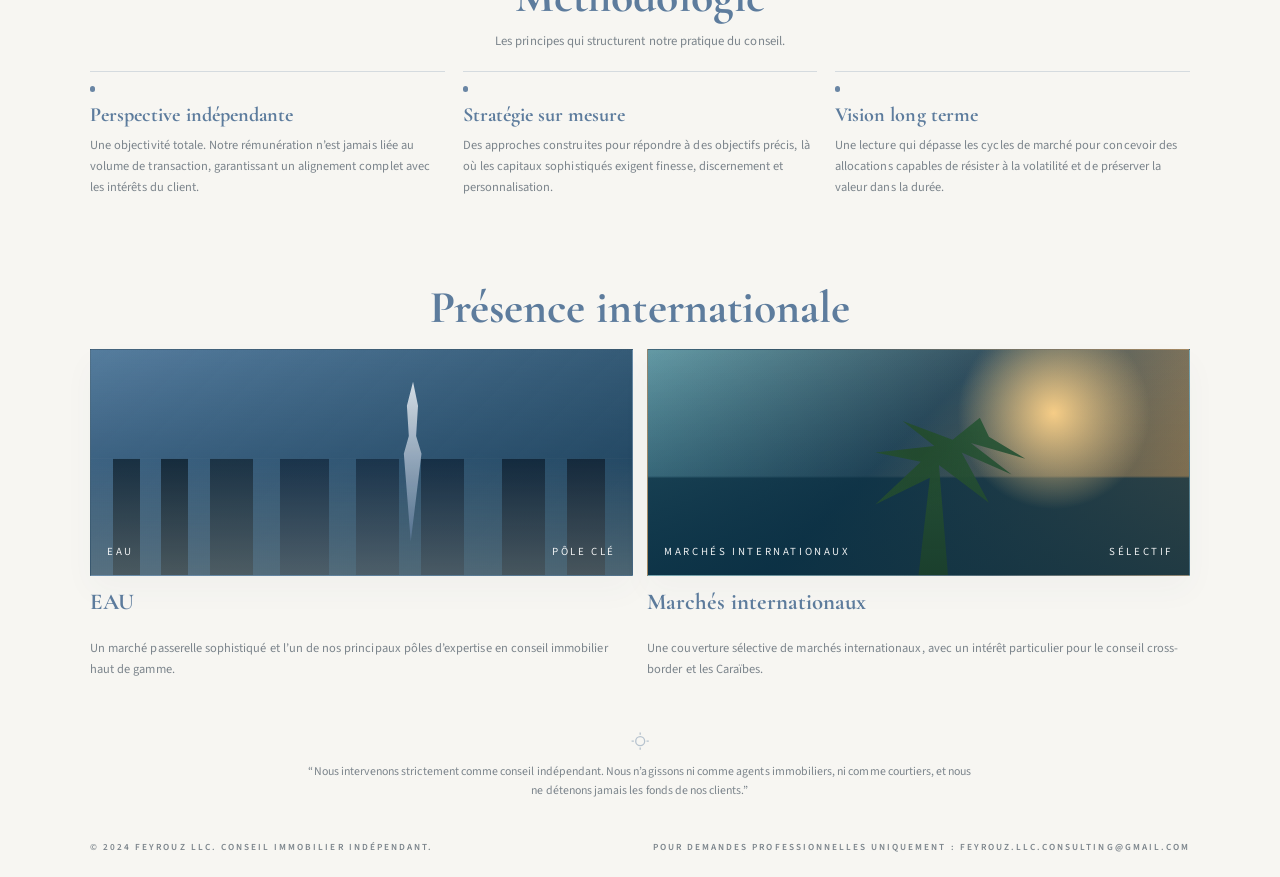
<file: fr-index.html>
<!DOCTYPE html>
<html lang="fr">
  <head>
    <meta charset="utf-8" />
    <meta name="viewport" content="width=device-width, initial-scale=1" />
    <title>FEYROUZ LLC | Conseil stratégique en investissement immobilier</title>
    <meta
      name="description"
      content="Conseil immobilier indépendant aux EAU et sur des marchés internationaux pour une clientèle privée et institutionnelle exigeante."
    />
    <link rel="stylesheet" href="/styles.css" />
  </head>
  <body class="page-home page-fr">
    <div class="site-shell">
      <header class="site-header">
        <div class="container site-header__inner">
          <a class="brand" href="/fr-index.html" aria-label="Accueil FEYROUZ LLC">
            <img src="/logo.png" alt="Logo FEYROUZ LLC" />
            <span class="brand__text">FEYROUZ LLC</span>
          </a>
          <nav class="site-nav" aria-label="Navigation principale">
            <a href="/fr-index.html" aria-current="page">Accueil</a>
            <a href="/fr-approach.html">Approche</a>
            <a href="/fr-footprint.html">Présence</a>
          </nav>
          <div class="site-lang" aria-label="Changement de langue">
            <span class="is-current" aria-current="true">FR</span>
            <a href="/index.html" lang="en">EN</a>
          </div>
        </div>
      </header>

      <main class="site-main">
        <section class="hero hero--center">
          <div class="container-narrow">
            <img class="hero__mark" src="/logo.png" alt="Emblème FEYROUZ LLC" />
            <h1 class="hero__title">
              <span class="hero__title-line">FEYROUZ LLC</span>
              <span class="hero__title-line">Conseil stratégique en</span>
              <span class="hero__title-line">investissement immobilier</span>
            </h1>
            <p class="hero__subtitle">EAU &amp; marchés internationaux</p>
            <p class="hero__lead">
              Une expertise indépendante au service de décisions immobilières exigeantes,
              fondées sur l’analyse, la rigueur et une vision patrimoniale de long terme.
            </p>
          </div>
        </section>

        <section class="section">
          <div class="container">
            <div class="split-panel">
              <h2 class="split-panel__title">L’indépendance comme stratégie</h2>
              <div>
                <p>
                  Feyrouz LLC intervient exclusivement comme conseil stratégique
                  indépendant. Nous accompagnons des clients privés et institutionnels en
                  apportant une lecture objective, sans conflit d’intérêt, sur des marchés
                  immobiliers complexes.
                </p>
                <p>
                  En dissociant structurellement le conseil de l’exécution transactionnelle,
                  nous éliminons les biais inhérents aux modèles immobiliers traditionnels.
                  Nous n’exerçons aucune activité de courtage. Notre seul objectif est la
                  préservation et la croissance à long terme du patrimoine de nos clients à
                  travers une allocation disciplinée des actifs immobiliers.
                </p>
              </div>
            </div>
          </div>
        </section>

        <section class="section section--tight">
          <div class="container">
            <div class="section__heading">
              <h2 class="section__title">Capacités de conseil</h2>
              <p class="section__subtitle">
                Des solutions sophistiquées pour des décisions d’allocation complexes.
              </p>
            </div>
            <div class="card-grid card-grid--3">
              <article class="card">
                <div class="card__icon" aria-hidden="true"></div>
                <h3 class="card__title">Conseil en investissement</h3>
                <p class="card__body">
                  Allocation stratégique du capital, sélection des classes d’actifs et
                  analyse macroéconomique pour optimiser le rendement ajusté au risque sur
                  des marchés prime.
                </p>
              </article>
              <article class="card">
                <div class="card__icon" aria-hidden="true"></div>
                <h3 class="card__title">Analyse de portefeuille</h3>
                <p class="card__body">
                  Souscription rigoureuse, évaluation de performance et stratégies de
                  restructuration pour optimiser le rendement et maîtriser l’exposition.
                </p>
              </article>
              <article class="card">
                <div class="card__icon" aria-hidden="true"></div>
                <h3 class="card__title">Accès marché &amp; coordination</h3>
                <p class="card__body">
                  Accompagnement sur des juridictions exigeantes via un réseau sélectionné
                  de partenaires juridiques, fiscaux et opérationnels de premier plan.
                </p>
              </article>
            </div>
          </div>
        </section>

        <section class="section">
          <div class="container">
            <div class="section__heading section__heading--center methodology-heading">
              <h2 class="section__title">Méthodologie</h2>
              <p class="section__subtitle">
                Les principes qui structurent notre pratique du conseil.
              </p>
            </div>
            <div class="method-grid">
              <article class="method-item">
                <div class="card__icon" aria-hidden="true"></div>
                <h3 class="card__title">Perspective indépendante</h3>
                <p class="card__body">
                  Une objectivité totale. Notre rémunération n’est jamais liée au volume de
                  transaction, garantissant un alignement complet avec les intérêts du
                  client.
                </p>
              </article>
              <article class="method-item">
                <div class="card__icon" aria-hidden="true"></div>
                <h3 class="card__title">Stratégie sur mesure</h3>
                <p class="card__body">
                  Des approches construites pour répondre à des objectifs précis, là où les
                  capitaux sophistiqués exigent finesse, discernement et personnalisation.
                </p>
              </article>
              <article class="method-item">
                <div class="card__icon" aria-hidden="true"></div>
                <h3 class="card__title">Vision long terme</h3>
                <p class="card__body">
                  Une lecture qui dépasse les cycles de marché pour concevoir des
                  allocations capables de résister à la volatilité et de préserver la
                  valeur dans la durée.
                </p>
              </article>
            </div>
          </div>
        </section>

        <section class="section section--tight">
          <div class="container">
            <div class="section__heading section__heading--center">
              <h2 class="section__title">Présence internationale</h2>
            </div>
            <div class="visual-grid">
              <article class="visual-card">
                <div class="visual-card__art visual-card__art--dubai" aria-hidden="true">
                  <div class="visual-card__label">
                    <span>EAU</span>
                    <span>Pôle clé</span>
                  </div>
                </div>
                <h3 class="visual-card__title">EAU</h3>
                <p class="card__body">
                  Un marché passerelle sophistiqué et l’un de nos principaux pôles
                  d’expertise en conseil immobilier haut de gamme.
                </p>
              </article>
              <article class="visual-card">
                <div
                  class="visual-card__art visual-card__art--caribbean"
                  aria-hidden="true"
                >
                  <div class="visual-card__label">
                    <span>Marchés internationaux</span>
                    <span>Sélectif</span>
                  </div>
                </div>
                <h3 class="visual-card__title">Marchés internationaux</h3>
                <p class="card__body">
                  Une couverture sélective de marchés internationaux, avec un intérêt
                  particulier pour le conseil cross-border et les Caraïbes.
                </p>
              </article>
            </div>
          </div>
        </section>

        <section class="section section--tight">
          <div class="container-narrow quote-block quote-block--home-disclaimer">
            <div class="quote-block__icon" aria-hidden="true">
              <svg viewBox="0 0 24 24" fill="none" stroke="currentColor" stroke-width="1.4">
                <circle cx="12" cy="12" r="4.8"></circle>
                <path d="M12 2.8v2.4M12 18.8v2.4M2.8 12h2.4M18.8 12h2.4"></path>
              </svg>
            </div>
            <p class="quote-block__small">
              “Nous intervenons strictement comme conseil indépendant. Nous n’agissons ni
              comme agents immobiliers, ni comme courtiers, et nous ne détenons jamais les
              fonds de nos clients.”
            </p>
          </div>
        </section>
      </main>

      <footer class="site-footer">
        <div class="container site-footer__inner">
          <span>© 2024 FEYROUZ LLC. CONSEIL IMMOBILIER INDÉPENDANT.</span>
          <a href="mailto:feyrouz.llc.consulting@gmail.com"
            >POUR DEMANDES PROFESSIONNELLES UNIQUEMENT :
            FEYROUZ.LLC.CONSULTING@GMAIL.COM</a
          >
        </div>
      </footer>
    </div>
  </body>
</html>
</file>
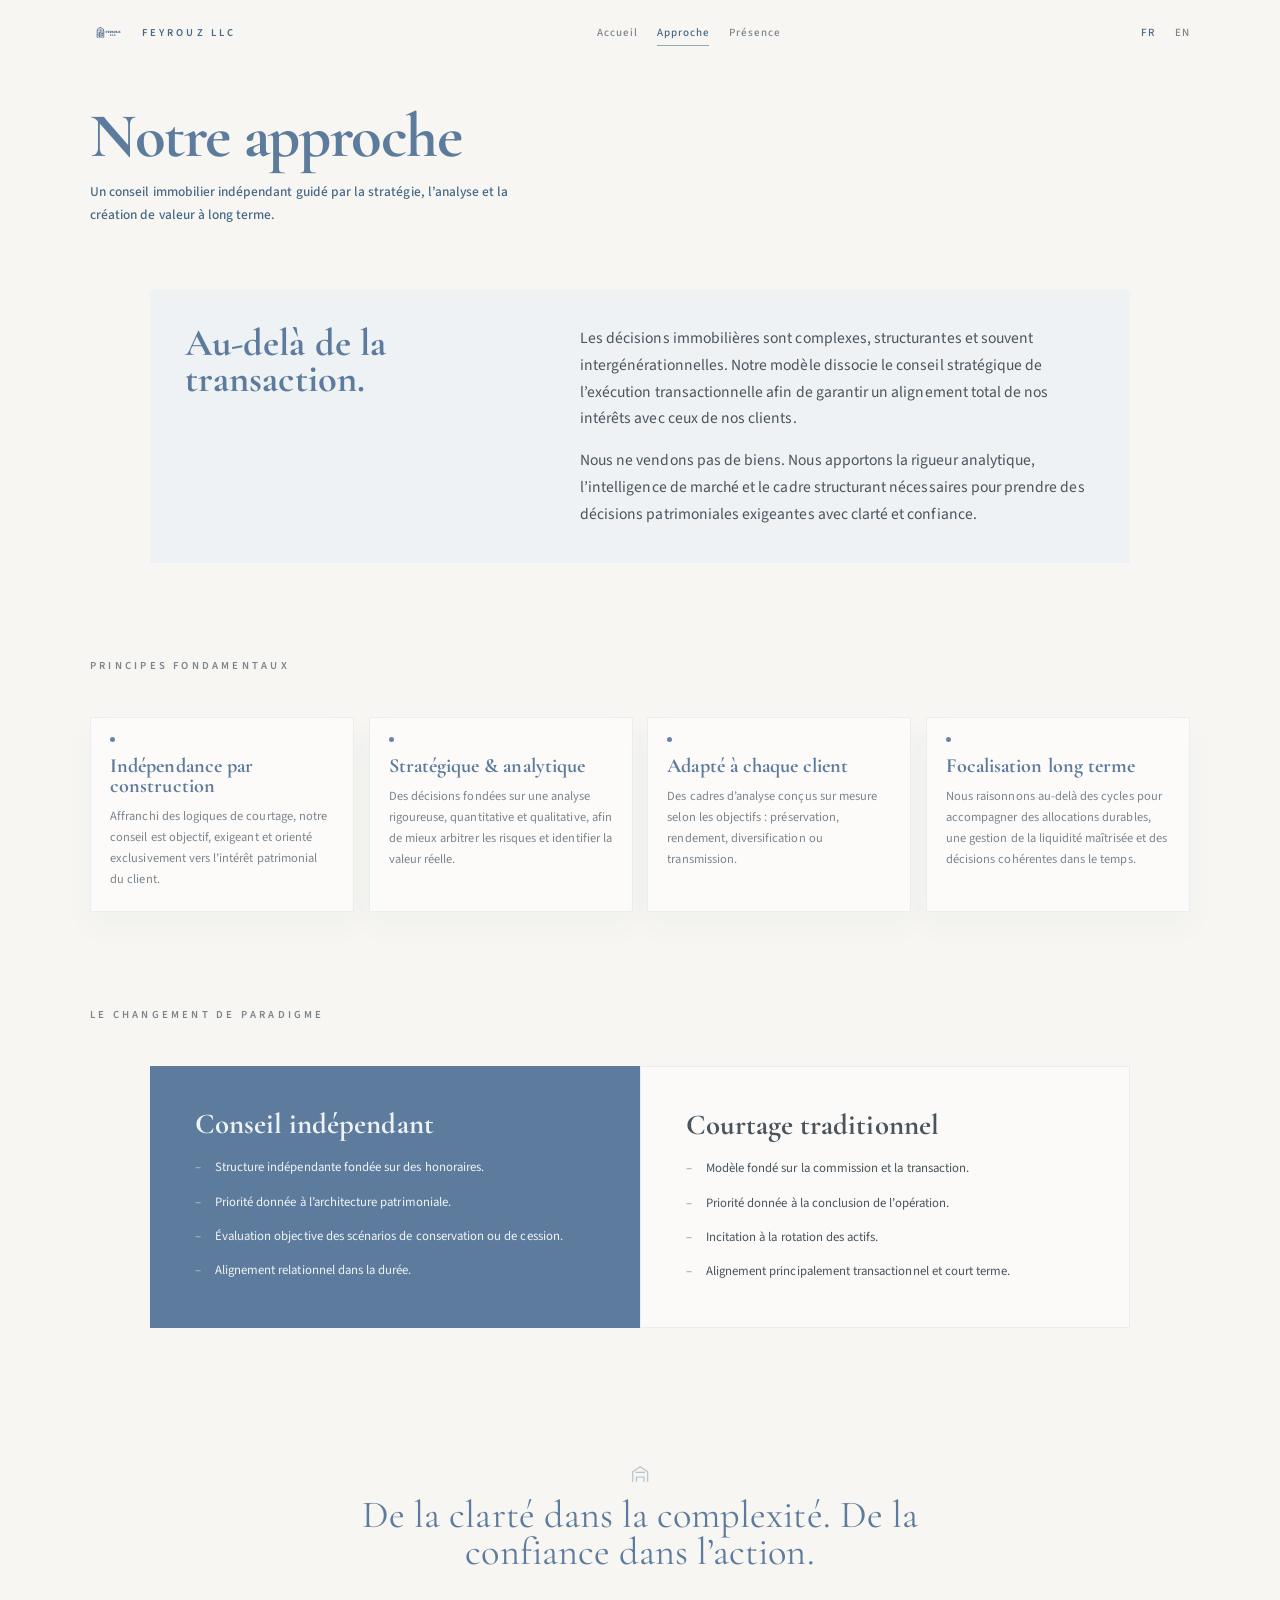
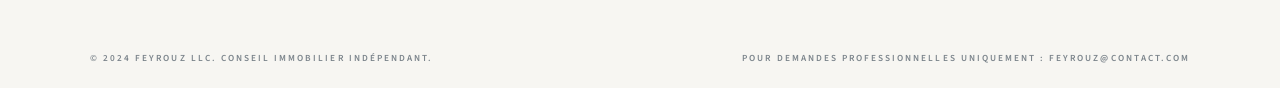
<file: Site Feyrouz LLC/fr/approach.html>
<!DOCTYPE html>
<html lang="fr">
  <head>
    <meta charset="utf-8" />
    <meta name="viewport" content="width=device-width, initial-scale=1" />
    <title>Notre approche | FEYROUZ LLC</title>
    <meta
      name="description"
      content="Une approche indépendante, stratégique et analytique du conseil immobilier, pensée pour la création de valeur à long terme."
    />
    <link rel="stylesheet" href="/styles.css" />
  </head>
  <body class="page-approach page-fr">
    <div class="site-shell">
      <header class="site-header">
        <div class="container site-header__inner">
          <a class="brand" href="/fr/index.html" aria-label="Accueil FEYROUZ LLC">
            <img src="/logo.png" alt="Logo FEYROUZ LLC" />
            <span class="brand__text">FEYROUZ LLC</span>
          </a>
          <nav class="site-nav" aria-label="Navigation principale">
            <a href="/fr/index.html">Accueil</a>
            <a href="/fr/approach.html" aria-current="page">Approche</a>
            <a href="/fr/footprint.html">Présence</a>
          </nav>
          <div class="site-lang" aria-label="Changement de langue">
            <span class="is-current" aria-current="true">FR</span>
            <a href="/approach.html" lang="en">EN</a>
          </div>
        </div>
      </header>

      <main class="site-main">
        <section class="hero hero--left">
          <div class="container">
            <h1 class="hero__title">Notre approche</h1>
            <p class="hero__subtitle">
              Un conseil immobilier indépendant guidé par la stratégie, l’analyse et la
              création de valeur à long terme.
            </p>
          </div>
        </section>

        <section class="section">
          <div class="container">
            <div class="split-panel">
              <h2 class="split-panel__title">Au-delà de la transaction.</h2>
              <div>
                <p>
                  Les décisions immobilières sont complexes, structurantes et souvent
                  intergénérationnelles. Notre modèle dissocie le conseil stratégique de
                  l’exécution transactionnelle afin de garantir un alignement total de nos
                  intérêts avec ceux de nos clients.
                </p>
                <p>
                  Nous ne vendons pas de biens. Nous apportons la rigueur analytique,
                  l’intelligence de marché et le cadre structurant nécessaires pour prendre
                  des décisions patrimoniales exigeantes avec clarté et confiance.
                </p>
              </div>
            </div>
          </div>
        </section>

        <section class="section section--tight">
          <div class="container">
            <div class="section__heading">
              <span class="section__eyebrow">Principes fondamentaux</span>
            </div>
            <div class="card-grid card-grid--4">
              <article class="card">
                <div class="card__icon" aria-hidden="true"></div>
                <h2 class="card__title">Indépendance par construction</h2>
                <p class="card__body">
                  Affranchi des logiques de courtage, notre conseil est objectif, exigeant
                  et orienté exclusivement vers l’intérêt patrimonial du client.
                </p>
              </article>
              <article class="card">
                <div class="card__icon" aria-hidden="true"></div>
                <h2 class="card__title">Stratégique &amp; analytique</h2>
                <p class="card__body">
                  Des décisions fondées sur une analyse rigoureuse, quantitative et
                  qualitative, afin de mieux arbitrer les risques et identifier la valeur
                  réelle.
                </p>
              </article>
              <article class="card">
                <div class="card__icon" aria-hidden="true"></div>
                <h2 class="card__title">Adapté à chaque client</h2>
                <p class="card__body">
                  Des cadres d’analyse conçus sur mesure selon les objectifs : préservation,
                  rendement, diversification ou transmission.
                </p>
              </article>
              <article class="card">
                <div class="card__icon" aria-hidden="true"></div>
                <h2 class="card__title">Focalisation long terme</h2>
                <p class="card__body">
                  Nous raisonnons au-delà des cycles pour accompagner des allocations
                  durables, une gestion de la liquidité maîtrisée et des décisions
                  cohérentes dans le temps.
                </p>
              </article>
            </div>
          </div>
        </section>

        <section class="section">
          <div class="container">
            <div class="section__heading">
              <span class="section__eyebrow">Le changement de paradigme</span>
            </div>
            <div class="comparison-grid">
              <section
                class="comparison-panel comparison-panel--primary"
                aria-label="Conseil indépendant"
              >
                <h2 class="comparison-panel__title">Conseil indépendant</h2>
                <ul class="comparison-list">
                  <li>Structure indépendante fondée sur des honoraires.</li>
                  <li>Priorité donnée à l’architecture patrimoniale.</li>
                  <li>Évaluation objective des scénarios de conservation ou de cession.</li>
                  <li>Alignement relationnel dans la durée.</li>
                </ul>
              </section>
              <section
                class="comparison-panel comparison-panel--secondary"
                aria-label="Courtage traditionnel"
              >
                <h2 class="comparison-panel__title">Courtage traditionnel</h2>
                <ul class="comparison-list">
                  <li>Modèle fondé sur la commission et la transaction.</li>
                  <li>Priorité donnée à la conclusion de l’opération.</li>
                  <li>Incitation à la rotation des actifs.</li>
                  <li>Alignement principalement transactionnel et court terme.</li>
                </ul>
              </section>
            </div>
          </div>
        </section>

        <section class="section">
          <div class="container-narrow quote-block">
            <div class="quote-block__icon" aria-hidden="true">
              <svg viewBox="0 0 24 24" fill="none" stroke="currentColor" stroke-width="1.3">
                <path d="M4 20V9.5L12 4l8 5.5V20"></path>
                <path d="M8 20v-5h8v5M7 10h10"></path>
              </svg>
            </div>
            <p class="quote-block__text">
              De la clarté dans la complexité. De la confiance dans l’action.
            </p>
          </div>
        </section>
      </main>

      <footer class="site-footer">
        <div class="container site-footer__inner">
          <span>© 2024 FEYROUZ LLC. CONSEIL IMMOBILIER INDÉPENDANT.</span>
          <a href="mailto:feyrouz@contact.com"
            >POUR DEMANDES PROFESSIONNELLES UNIQUEMENT : FEYROUZ@CONTACT.COM</a
          >
        </div>
      </footer>
    </div>
  </body>
</html>
</file>
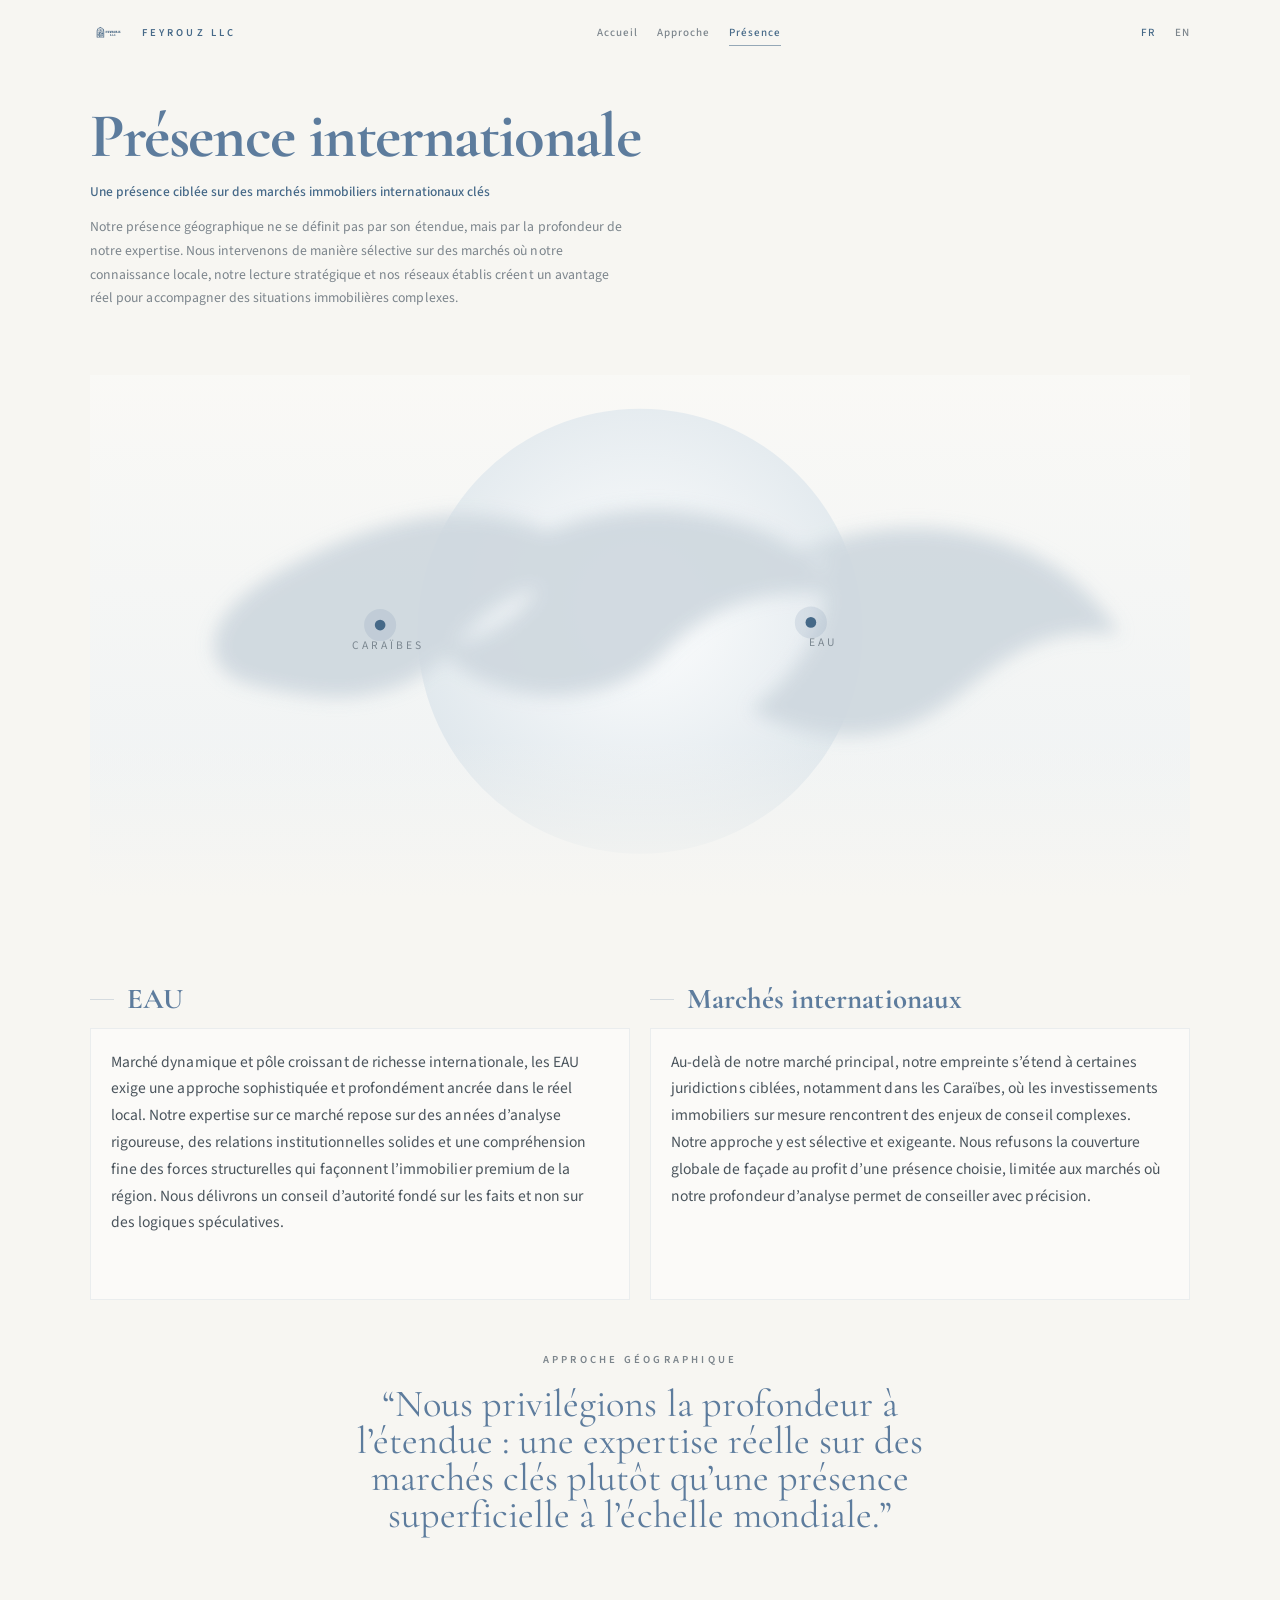
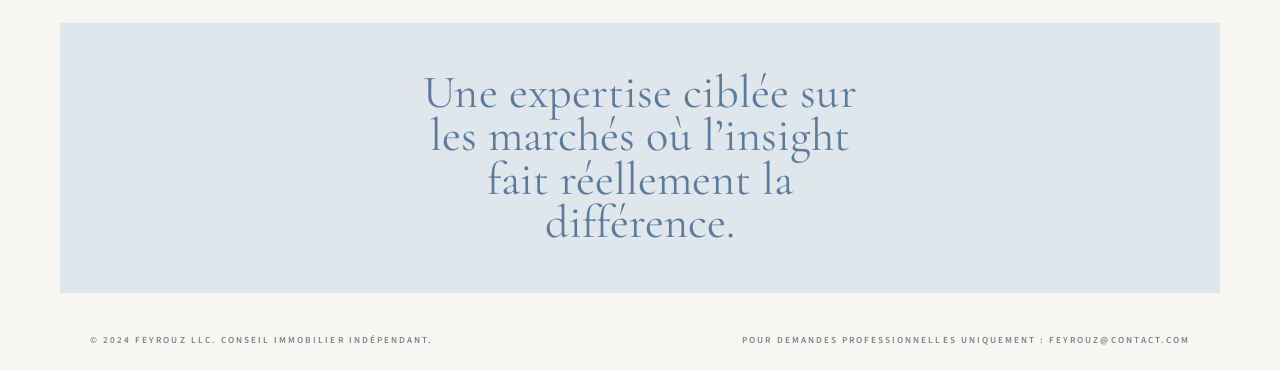
<file: Site Feyrouz LLC/fr/footprint.html>
<!DOCTYPE html>
<html lang="fr">
  <head>
    <meta charset="utf-8" />
    <meta name="viewport" content="width=device-width, initial-scale=1" />
    <title>Présence internationale | FEYROUZ LLC</title>
    <meta
      name="description"
      content="Une présence ciblée sur les EAU et certains marchés internationaux où la profondeur d’analyse crée un véritable avantage de conseil."
    />
    <link rel="stylesheet" href="/styles.css" />
  </head>
  <body class="page-footprint page-fr">
    <div class="site-shell">
      <header class="site-header">
        <div class="container site-header__inner">
          <a class="brand" href="/fr/index.html" aria-label="Accueil FEYROUZ LLC">
            <img src="/logo.png" alt="Logo FEYROUZ LLC" />
            <span class="brand__text">FEYROUZ LLC</span>
          </a>
          <nav class="site-nav" aria-label="Navigation principale">
            <a href="/fr/index.html">Accueil</a>
            <a href="/fr/approach.html">Approche</a>
            <a href="/fr/footprint.html" aria-current="page">Présence</a>
          </nav>
          <div class="site-lang" aria-label="Changement de langue">
            <span class="is-current" aria-current="true">FR</span>
            <a href="/footprint.html" lang="en">EN</a>
          </div>
        </div>
      </header>

      <main class="site-main">
        <section class="hero hero--left">
          <div class="container">
            <h1 class="hero__title">Présence internationale</h1>
            <p class="hero__subtitle">
              Une présence ciblée sur des marchés immobiliers internationaux clés
            </p>
            <p class="hero__lead">
              Notre présence géographique ne se définit pas par son étendue, mais par la
              profondeur de notre expertise. Nous intervenons de manière sélective sur des
              marchés où notre connaissance locale, notre lecture stratégique et nos réseaux
              établis créent un avantage réel pour accompagner des situations immobilières
              complexes.
            </p>
          </div>
        </section>

        <section class="section">
          <div class="container">
            <div
              class="world-map"
              role="img"
              aria-label="Carte du monde stylisée mettant en avant les Caraïbes et les EAU"
            >
              <svg viewBox="0 0 1200 540" aria-hidden="true">
                <defs>
                  <radialGradient id="glow-fr" cx="50%" cy="45%" r="55%">
                    <stop offset="0%" stop-color="#ffffff" stop-opacity="0.9"></stop>
                    <stop offset="100%" stop-color="#dce5eb" stop-opacity="0.85"></stop>
                  </radialGradient>
                  <filter id="blur-fr">
                    <feGaussianBlur stdDeviation="10"></feGaussianBlur>
                  </filter>
                </defs>
                <circle cx="600" cy="270" r="250" fill="url(#glow-fr)"></circle>
                <g fill="#cfd8df" opacity="0.92" filter="url(#blur-fr)">
                  <path d="M210 195c80-44 161-62 218-55 44 5 82 20 124 48-16 20-48 24-72 34-42 16-64 33-90 66-26 31-60 48-103 54-41 5-79-1-126-13-34-9-44-33-38-55 8-28 39-55 87-79z"></path>
                  <path d="M493 159c49-22 106-31 160-24 80 11 125 35 174 87-28 8-59 2-92 10-45 10-78 31-109 63-32 33-84 50-135 47-47-4-95-22-115-53 25-4 54-14 79-34 29-24 43-50 38-96z"></path>
                  <path d="M758 189c71-34 149-44 222-27 70 16 121 52 159 111-53-5-91 4-132 31-38 25-68 61-120 76-55 15-114 6-162-22 23-17 48-42 65-72 17-29 22-61 17-97 0 0-26-5-49 0z"></path>
                </g>
                <g>
                  <circle class="marker-ring" cx="308" cy="263" r="18"></circle>
                  <circle class="marker-core" cx="308" cy="263" r="6"></circle>
                  <text class="marker-label" x="276" y="290">CARAÏBES</text>
                </g>
                <g>
                  <circle class="marker-ring" cx="792" cy="260" r="18"></circle>
                  <circle class="marker-core" cx="792" cy="260" r="6"></circle>
                  <text class="marker-label" x="790" y="287">EAU</text>
                </g>
              </svg>
            </div>
          </div>
        </section>

        <section class="section section--tight">
          <div class="container">
            <div class="market-grid">
              <section class="market-column">
                <h2 class="market-column__title">EAU</h2>
                <div class="market-column__card">
                  <p>
                    Marché dynamique et pôle croissant de richesse internationale, les EAU
                    exige une approche sophistiquée et profondément ancrée dans le réel
                    local. Notre expertise sur ce marché repose sur des années d’analyse
                    rigoureuse, des relations institutionnelles solides et une compréhension
                    fine des forces structurelles qui façonnent l’immobilier premium de la
                    région. Nous délivrons un conseil d’autorité fondé sur les faits et non
                    sur des logiques spéculatives.
                  </p>
                </div>
              </section>
              <section class="market-column">
                <h2 class="market-column__title">Marchés internationaux</h2>
                <div class="market-column__card">
                  <p>
                    Au-delà de notre marché principal, notre empreinte s’étend à certaines
                    juridictions ciblées, notamment dans les Caraïbes, où les investissements
                    immobiliers sur mesure rencontrent des enjeux de conseil complexes.
                    Notre approche y est sélective et exigeante. Nous refusons la couverture
                    globale de façade au profit d’une présence choisie, limitée aux marchés
                    où notre profondeur d’analyse permet de conseiller avec précision.
                  </p>
                </div>
              </section>
            </div>
          </div>
        </section>

        <section class="section">
          <div class="container-narrow quote-block">
            <span class="section__eyebrow">Approche géographique</span>
            <p class="quote-block__text">
              “Nous privilégions la profondeur à l’étendue : une expertise réelle sur des
              marchés clés plutôt qu’une présence superficielle à l’échelle mondiale.”
            </p>
          </div>
        </section>

        <section class="section section--tight">
          <div class="container-wide">
            <div class="closing-banner">
              <p class="closing-banner__text">
                Une expertise ciblée sur les marchés où l’insight fait réellement la
                différence.
              </p>
            </div>
          </div>
        </section>
      </main>

      <footer class="site-footer">
        <div class="container site-footer__inner">
          <span>© 2024 FEYROUZ LLC. CONSEIL IMMOBILIER INDÉPENDANT.</span>
          <a href="mailto:feyrouz@contact.com"
            >POUR DEMANDES PROFESSIONNELLES UNIQUEMENT : FEYROUZ@CONTACT.COM</a
          >
        </div>
      </footer>
    </div>
  </body>
</html>
</file>
<file: styles.css>
@import url("https://fonts.googleapis.com/css2?family=Cormorant+Garamond:wght@500;600;700&family=Source+Sans+3:wght@400;500;600&display=swap");

:root {
  --color-bg: #f7f6f2;
  --color-surface: #fcfbf8;
  --color-panel: #eef2f4;
  --color-panel-strong: #dfe7ec;
  --color-panel-dark: #5d7c9d;
  --color-heading: #5d7c9d;
  --color-heading-deep: #466988;
  --color-text: #4a545c;
  --color-muted: #7c858c;
  --color-border: rgba(93, 124, 157, 0.11);
  --color-line: rgba(93, 124, 157, 0.22);
  --shadow-soft: 0 14px 30px rgba(69, 90, 110, 0.035);
  --site-max: 1100px;
  --wide-max: 1160px;
  --narrow-max: 680px;
  --font-serif: "Cormorant Garamond", Georgia, "Times New Roman", serif;
  --font-sans: "Source Sans 3", "Segoe UI", Helvetica, Arial, sans-serif;
  --transition: 180ms ease;
}

*,
*::before,
*::after {
  box-sizing: border-box;
}

html {
  scroll-behavior: smooth;
}

body {
  margin: 0;
  min-width: 320px;
  background: var(--color-bg);
  color: var(--color-text);
  font-family: var(--font-sans);
  font-size: 0.975rem;
  line-height: 1.72;
  letter-spacing: 0.003em;
  text-rendering: optimizeLegibility;
}

img {
  display: block;
  max-width: 100%;
}

a {
  color: inherit;
  text-decoration: none;
}

p {
  margin: 0;
}

p + p {
  margin-top: 0.95rem;
}

ul {
  margin: 0;
  padding: 0;
  list-style: none;
}

.site-shell {
  min-height: 100vh;
  display: flex;
  flex-direction: column;
}

.container,
.container-wide,
.container-narrow {
  width: min(calc(100% - 3rem), var(--site-max));
  margin: 0 auto;
}

.container-wide {
  width: min(calc(100% - 3rem), var(--wide-max));
}

.container-narrow {
  width: min(calc(100% - 3rem), var(--narrow-max));
}

.site-header {
  padding: 0.9rem 0 0.55rem;
}

.site-header__inner {
  display: flex;
  align-items: center;
  justify-content: space-between;
  gap: 1.5rem;
}

.brand {
  display: inline-flex;
  align-items: center;
  gap: 0.9rem;
  min-width: 0;
}

.brand img {
  width: 2.32rem;
  height: 2.32rem;
  object-fit: contain;
  flex: 0 0 auto;
}

.brand__text {
  display: inline-flex;
  align-items: center;
  color: var(--color-heading-deep);
  font-size: 0.66rem;
  font-weight: 600;
  letter-spacing: 0.3em;
  line-height: 1;
  text-transform: uppercase;
  white-space: nowrap;
}

.site-nav,
.site-lang {
  display: inline-flex;
  align-items: center;
  gap: 1.25rem;
}

.site-nav a,
.site-lang a,
.site-lang span {
  position: relative;
  color: var(--color-muted);
  font-size: 0.69rem;
  font-weight: 500;
  letter-spacing: 0.08em;
  transition: color var(--transition), opacity var(--transition);
}

.site-nav a::after,
.site-lang a::after {
  content: "";
  position: absolute;
  left: 0;
  bottom: -0.25rem;
  width: 100%;
  height: 1px;
  background: currentColor;
  transform: scaleX(0);
  transform-origin: left center;
  transition: transform var(--transition);
  opacity: 0.55;
}

.site-nav a:hover,
.site-nav a[aria-current="page"],
.site-lang a:hover,
.site-lang .is-current {
  color: var(--color-heading-deep);
}

.site-nav a:hover::after,
.site-nav a[aria-current="page"]::after,
.site-lang a:hover::after {
  transform: scaleX(1);
}

a:focus-visible {
  outline: 2px solid rgba(70, 105, 136, 0.4);
  outline-offset: 4px;
}

.site-main {
  flex: 1;
}

.hero {
  padding-top: clamp(1.5rem, 4vw, 3.5rem);
}

.hero--center {
  text-align: center;
}

.hero--left .hero__subtitle,
.hero--left .hero__lead {
  max-width: 39rem;
}

.hero__mark {
  width: clamp(3.9rem, 6vw, 4.9rem);
  margin: 0 auto 1.1rem;
}

.hero__title {
  margin: 0;
  color: var(--color-heading);
  font-family: var(--font-serif);
  font-size: clamp(3rem, 5.6vw, 4.6rem);
  line-height: 0.92;
  letter-spacing: -0.022em;
}

.hero__title-line {
  display: block;
}

.hero--left .hero__title {
  font-size: clamp(3rem, 4.9vw, 4.45rem);
}

.hero__subtitle {
  margin-top: 0.85rem;
  color: var(--color-heading-deep);
  font-size: 0.95rem;
  font-weight: 500;
}

.hero__lead {
  margin-top: 0.85rem;
  color: var(--color-muted);
  font-size: 0.86rem;
  max-width: 30rem;
}

.hero--center .hero__lead {
  margin-left: auto;
  margin-right: auto;
}

.section {
  padding: clamp(2.6rem, 5vw, 4.7rem) 0;
}

.section--tight {
  padding-top: 1.5rem;
  padding-bottom: 1.5rem;
}

.section__heading {
  margin-bottom: 1.6rem;
}

.section__heading--center {
  text-align: center;
}

.section__eyebrow {
  display: inline-block;
  margin-bottom: 1rem;
  color: var(--color-muted);
  font-size: 0.67rem;
  font-weight: 600;
  letter-spacing: 0.3em;
  text-transform: uppercase;
}

.section__title {
  margin: 0;
  color: var(--color-heading);
  font-family: var(--font-serif);
  font-size: clamp(2rem, 4vw, 2.85rem);
  line-height: 0.96;
}

.section__subtitle {
  margin-top: 0.45rem;
  color: var(--color-muted);
  max-width: 28rem;
  font-size: 0.8rem;
}

.split-panel {
  display: grid;
  grid-template-columns: minmax(0, 0.9fr) minmax(0, 1.3fr);
  gap: clamp(1.2rem, 3vw, 2.6rem);
  align-items: start;
  padding: clamp(1.35rem, 3vw, 2.2rem);
  background: var(--color-panel);
}

.split-panel__title {
  margin: 0;
  color: var(--color-heading);
  font-family: var(--font-serif);
  font-size: clamp(1.95rem, 3vw, 2.6rem);
  line-height: 0.94;
}

.card-grid {
  display: grid;
  gap: 0.9rem;
}

.card-grid--3 {
  grid-template-columns: repeat(3, minmax(0, 1fr));
}

.card-grid--4 {
  grid-template-columns: repeat(4, minmax(0, 1fr));
}

.card {
  min-height: 100%;
  padding: 1.2rem 1.2rem 1.3rem;
  background: rgba(255, 255, 255, 0.62);
  border: 1px solid var(--color-border);
  box-shadow: var(--shadow-soft);
}

.card__icon {
  width: 0.32rem;
  height: 0.32rem;
  margin-bottom: 0.85rem;
  border-radius: 50%;
  background: rgba(93, 124, 157, 0.92);
}

.card__title {
  margin: 0;
  color: var(--color-heading);
  font-family: var(--font-serif);
  font-size: 1.26rem;
  line-height: 0.98;
}

.card__body {
  margin-top: 0.65rem;
  color: var(--color-muted);
  font-size: 0.78rem;
  line-height: 1.68;
}

.method-grid {
  display: grid;
  grid-template-columns: repeat(3, minmax(0, 1fr));
  gap: 1.1rem;
}

.method-item {
  padding-top: 0.9rem;
  border-top: 1px solid var(--color-line);
}

.method-item .card__icon {
  margin-bottom: 0.85rem;
}

.visual-grid {
  display: grid;
  grid-template-columns: repeat(2, minmax(0, 1fr));
  gap: 0.9rem;
}

.visual-card {
  display: flex;
  flex-direction: column;
  gap: 0.9rem;
}

.visual-card__art {
  position: relative;
  min-height: 14.2rem;
  overflow: hidden;
  border: 1px solid rgba(255, 255, 255, 0.14);
  box-shadow: var(--shadow-soft);
}

.visual-card__art::before,
.visual-card__art::after {
  content: "";
  position: absolute;
  inset: 0;
}

.visual-card__art--dubai {
  background:
    linear-gradient(180deg, rgba(8, 43, 72, 0.2), rgba(8, 43, 72, 0.62)),
    linear-gradient(135deg, rgba(96, 139, 176, 0.95), rgba(20, 63, 91, 0.88));
}

.visual-card__art--dubai::before {
  inset: auto 0 0 0;
  height: 60%;
  background:
    linear-gradient(180deg, rgba(255, 255, 255, 0), rgba(244, 233, 204, 0.28)),
    linear-gradient(90deg, transparent 4%, rgba(18, 39, 55, 0.85) 4% 9%, transparent 9% 13%, rgba(18, 39, 55, 0.92) 13% 18%, transparent 18% 22%, rgba(23, 45, 62, 0.88) 22% 30%, transparent 30% 35%, rgba(24, 49, 72, 0.94) 35% 44%, transparent 44% 49%, rgba(24, 49, 72, 0.9) 49% 57%, transparent 57% 61%, rgba(19, 43, 65, 0.9) 61% 69%, transparent 69% 76%, rgba(15, 36, 55, 0.86) 76% 84%, transparent 84% 88%, rgba(16, 34, 51, 0.82) 88% 95%, transparent 95%);
  transform: translateY(14%);
}

.visual-card__art--dubai::after {
  left: 56%;
  right: auto;
  top: 14%;
  bottom: 15%;
  width: 2.4rem;
  background: linear-gradient(180deg, rgba(239, 243, 247, 0.9), rgba(93, 124, 157, 0.75));
  clip-path: polygon(50% 0, 63% 15%, 58% 34%, 72% 45%, 44% 100%, 26% 45%, 39% 34%, 34% 15%);
  opacity: 0.95;
  filter: drop-shadow(0 6px 18px rgba(8, 31, 48, 0.25));
}

.visual-card__art--caribbean {
  background:
    linear-gradient(180deg, rgba(248, 214, 153, 0.12), rgba(4, 45, 63, 0.26)),
    linear-gradient(135deg, #4f91a6 0%, #193f58 45%, #c88e4c 100%);
}

.visual-card__art--caribbean::before {
  background:
    radial-gradient(circle at 75% 28%, rgba(255, 211, 137, 0.95), rgba(255, 211, 137, 0) 22%),
    linear-gradient(180deg, rgba(223, 174, 99, 0), rgba(12, 54, 74, 0.12) 56%, rgba(10, 47, 66, 0.75) 57%, rgba(10, 47, 66, 0.84) 100%);
}

.visual-card__art--caribbean::after {
  inset: auto 16% 0 auto;
  width: 42%;
  height: 70%;
  background:
    radial-gradient(circle at 18% 18%, rgba(34, 73, 44, 0.86), rgba(34, 73, 44, 0) 30%),
    linear-gradient(180deg, rgba(41, 86, 54, 0.96), rgba(29, 66, 42, 0.88));
  clip-path: polygon(46% 0, 50% 12%, 66% 26%, 42% 16%, 60% 36%, 38% 22%, 50% 54%, 28% 30%, 32% 100%, 19% 100%, 24% 38%, 0 55%, 20% 28%, 0 22%, 26% 18%, 12% 2%, 34% 14%);
  opacity: 0.98;
}

.visual-card__label {
  position: absolute;
  left: 1rem;
  right: 1rem;
  bottom: 0.85rem;
  display: flex;
  justify-content: space-between;
  align-items: end;
  gap: 1rem;
  color: rgba(255, 255, 255, 0.92);
  font-size: 0.68rem;
  letter-spacing: 0.24em;
  text-transform: uppercase;
}

.visual-card__title {
  margin: 0;
  color: var(--color-heading);
  font-family: var(--font-serif);
  font-size: 1.42rem;
  line-height: 1;
}

.quote-block {
  text-align: center;
}

.quote-block__icon {
  width: 1.4rem;
  height: 1.4rem;
  margin: 0 auto 0.7rem;
  color: rgba(93, 124, 157, 0.42);
}

.quote-block__text {
  margin: 0 auto;
  max-width: 37rem;
  color: var(--color-heading);
  font-family: var(--font-serif);
  font-size: clamp(1.55rem, 3vw, 2.45rem);
  line-height: 0.97;
}

.quote-block__small {
  max-width: 28rem;
  color: var(--color-muted);
  font-size: 0.74rem;
  line-height: 1.55;
}

.comparison-grid {
  display: grid;
  grid-template-columns: repeat(2, minmax(0, 1fr));
}

.comparison-panel {
  padding: clamp(1.8rem, 4vw, 2.8rem);
  min-height: 100%;
}

.comparison-panel--primary {
  background: var(--color-panel-dark);
  color: rgba(255, 255, 255, 0.9);
}

.comparison-panel--secondary {
  background: rgba(255, 255, 255, 0.52);
  border: 1px solid var(--color-border);
}

.comparison-panel__title {
  margin: 0 0 1.3rem;
  font-family: var(--font-serif);
  font-size: 1.8rem;
  line-height: 0.95;
}

.comparison-list li {
  position: relative;
  padding-left: 1.25rem;
  font-size: 0.8rem;
  line-height: 1.55;
}

.comparison-list li + li {
  margin-top: 0.9rem;
}

.comparison-list li::before {
  content: "–";
  position: absolute;
  left: 0;
  color: currentColor;
  opacity: 0.65;
}

.world-map {
  position: relative;
  min-height: 21rem;
  padding: 1rem 1rem 1.6rem;
  background: linear-gradient(180deg, rgba(255, 255, 255, 0.3), rgba(236, 241, 244, 0.78));
  overflow: hidden;
}

.world-map::after {
  content: "";
  position: absolute;
  inset: auto 0 0 0;
  height: 30%;
  background: linear-gradient(180deg, rgba(247, 246, 242, 0), var(--color-bg));
  pointer-events: none;
}

.world-map svg {
  width: 100%;
  height: auto;
  display: block;
}

.marker-label {
  fill: #7b8790;
  font-family: var(--font-sans);
  font-size: 13px;
  letter-spacing: 0.26em;
  text-transform: uppercase;
}

.marker-core {
  fill: var(--color-heading-deep);
}

.marker-ring {
  fill: rgba(93, 124, 157, 0.14);
  animation: pulse 3.8s ease-in-out infinite;
}

.market-grid {
  display: grid;
  grid-template-columns: repeat(2, minmax(0, 1fr));
  gap: 1.25rem;
}

.market-column__title {
  display: flex;
  align-items: center;
  gap: 0.8rem;
  margin: 0 0 0.85rem;
  color: var(--color-heading);
  font-family: var(--font-serif);
  font-size: 1.8rem;
  line-height: 1;
}

.market-column__title::before {
  content: "";
  width: 1.5rem;
  height: 1px;
  background: var(--color-line);
}

.market-column__card {
  min-height: 100%;
  padding: 1.25rem;
  background: rgba(255, 255, 255, 0.5);
  border: 1px solid var(--color-border);
}

.closing-banner {
  padding: clamp(2rem, 4vw, 3rem) 1.2rem;
  background: var(--color-panel-strong);
  text-align: center;
}

.closing-banner__text {
  margin: 0 auto;
  max-width: 30rem;
  color: var(--color-heading);
  font-family: var(--font-serif);
  font-size: clamp(1.95rem, 4vw, 2.9rem);
  line-height: 0.94;
}

.site-footer {
  padding: 1rem 0 1.3rem;
}

.site-footer__inner {
  display: flex;
  align-items: center;
  justify-content: space-between;
  gap: 1rem 2rem;
  color: var(--color-muted);
  font-size: 0.58rem;
  font-weight: 600;
  letter-spacing: 0.22em;
  text-transform: uppercase;
}

.site-footer a {
  transition: color var(--transition);
}

.site-footer a:hover {
  color: var(--color-heading-deep);
}

.page-home .hero {
  padding-top: clamp(2.6rem, 6vw, 4.6rem);
}

.page-home .hero__title {
  text-wrap: balance;
  margin-left: auto;
  margin-right: auto;
}

.page-home.page-en .hero__title {
  max-width: 12ch;
  font-size: clamp(3rem, 5.8vw, 4.85rem);
  line-height: 0.91;
}

.page-home.page-fr .hero__title {
  max-width: 17ch;
  font-size: clamp(2.35rem, 4.8vw, 3.85rem);
  line-height: 0.94;
}

.page-home .hero__mark {
  width: clamp(16rem, 24vw, 22rem);
  margin-bottom: clamp(1.2rem, 2.2vw, 1.9rem);
}

.page-home .hero__subtitle {
  font-size: 0.82rem;
  letter-spacing: 0.04em;
}

.page-home .hero__lead {
  max-width: 21rem;
}

.page-home .split-panel {
  grid-template-columns: minmax(0, 0.95fr) minmax(0, 1.35fr);
}

.page-home .split-panel__title {
  max-width: 7.8ch;
}

.page-home .section__heading {
  margin-bottom: 1.2rem;
}

.page-home .card-grid--3 .card {
  min-height: 10.4rem;
}

.page-home .method-grid {
  margin-top: 0.1rem;
}

.page-home .quote-block {
  padding-top: 0.1rem;
}

.page-home.page-fr .methodology-heading .section__subtitle {
  max-width: 36rem;
  margin-left: auto;
  margin-right: auto;
  margin-top: 0.7rem;
  text-align: center;
}

.page-home.page-en .methodology-heading .section__subtitle {
  max-width: 36rem;
  margin-left: auto;
  margin-right: auto;
  margin-top: 0.7rem;
  text-align: center;
}

.page-home.page-en .quote-block--home-disclaimer {
  margin-left: auto;
  margin-right: auto;
}

.page-home.page-en .quote-block--home-disclaimer .quote-block__small {
  max-width: 42rem;
  margin-left: auto;
  margin-right: auto;
  text-align: center;
}

.page-home.page-fr .quote-block--home-disclaimer {
  margin-left: auto;
  margin-right: auto;
}

.page-home.page-fr .quote-block--home-disclaimer .quote-block__small {
  max-width: 42rem;
  margin-left: auto;
  margin-right: auto;
  text-align: center;
}

.page-approach .hero,
.page-footprint .hero {
  padding-top: clamp(1.4rem, 4vw, 3rem);
}

.page-approach .hero__subtitle,
.page-footprint .hero__subtitle {
  max-width: 28rem;
  font-size: 0.84rem;
}

.page-approach .split-panel,
.page-approach .comparison-grid {
  max-width: 980px;
  margin: 0 auto;
}

.page-approach .card-grid--4 .card {
  min-height: 11.6rem;
}

.page-approach .quote-block {
  padding-top: 0.45rem;
}

.page-footprint .hero__lead {
  max-width: 34rem;
}

.page-footprint .quote-block {
  max-width: 44rem;
}

.sr-only {
  position: absolute;
  width: 1px;
  height: 1px;
  padding: 0;
  margin: -1px;
  overflow: hidden;
  clip: rect(0, 0, 0, 0);
  white-space: nowrap;
  border: 0;
}

@keyframes pulse {
  0%,
  100% {
    transform: scale(1);
    opacity: 0.45;
  }

  50% {
    transform: scale(1.28);
    opacity: 0.18;
  }
}

@media (max-width: 1080px) {
  .card-grid--4,
  .card-grid--3,
  .method-grid,
  .market-grid {
    grid-template-columns: repeat(2, minmax(0, 1fr));
  }

  .visual-grid,
  .comparison-grid,
  .split-panel {
    grid-template-columns: 1fr;
  }

  .visual-card__art {
    min-height: 13.8rem;
  }
}

@media (max-width: 760px) {
  .container,
  .container-wide,
  .container-narrow {
    width: min(calc(100% - 2rem), var(--site-max));
  }

  .site-header__inner {
    display: grid;
    grid-template-columns: 1fr auto;
    gap: 0.65rem 1rem;
    align-items: start;
  }

  .site-nav {
    grid-column: 1 / -1;
    justify-content: flex-start;
    flex-wrap: wrap;
    gap: 0.8rem 1rem;
  }

  .site-lang {
    justify-self: end;
  }

  .hero__title {
    font-size: clamp(2.8rem, 10vw, 4rem);
  }

  .page-home .hero__lead,
  .page-footprint .hero__lead,
  .page-approach .hero__subtitle {
    max-width: 100%;
  }

  .section {
    padding: 2.35rem 0;
  }

  .card-grid--4,
  .card-grid--3,
  .method-grid,
  .visual-grid,
  .market-grid {
    grid-template-columns: 1fr;
  }

  .world-map {
    padding: 0.7rem 0.7rem 1.1rem;
    min-height: 0;
  }

  .site-footer__inner {
    flex-direction: column;
    align-items: flex-start;
  }
}

@media (max-width: 520px) {
  .brand__text {
    font-size: 0.62rem;
    letter-spacing: 0.24em;
  }

  .brand img {
    width: 1.9rem;
    height: 1.9rem;
  }

  .site-nav,
  .site-lang {
    gap: 0.7rem;
  }

  .section__title,
  .split-panel__title,
  .card__title,
  .market-column__title,
  .comparison-panel__title {
    line-height: 1;
  }

  .visual-card__art {
    min-height: 12.2rem;
  }

  .closing-banner__text,
  .quote-block__text {
    font-size: clamp(1.8rem, 9vw, 2.5rem);
  }

  .page-home.page-en .hero__title {
    max-width: 12ch;
    font-size: clamp(2.45rem, 9.2vw, 3.45rem);
    line-height: 0.94;
  }

  .page-home.page-fr .hero__title {
    max-width: 16.8ch;
    font-size: clamp(1.9rem, 7vw, 2.75rem);
    line-height: 0.97;
  }

  .page-home .hero {
    padding-top: 2.3rem;
  }

  .page-home .hero__mark {
    width: clamp(10rem, 42vw, 13rem);
    margin-bottom: 1.2rem;
  }

  .site-footer__inner {
    font-size: 0.54rem;
  }
}
</file>
